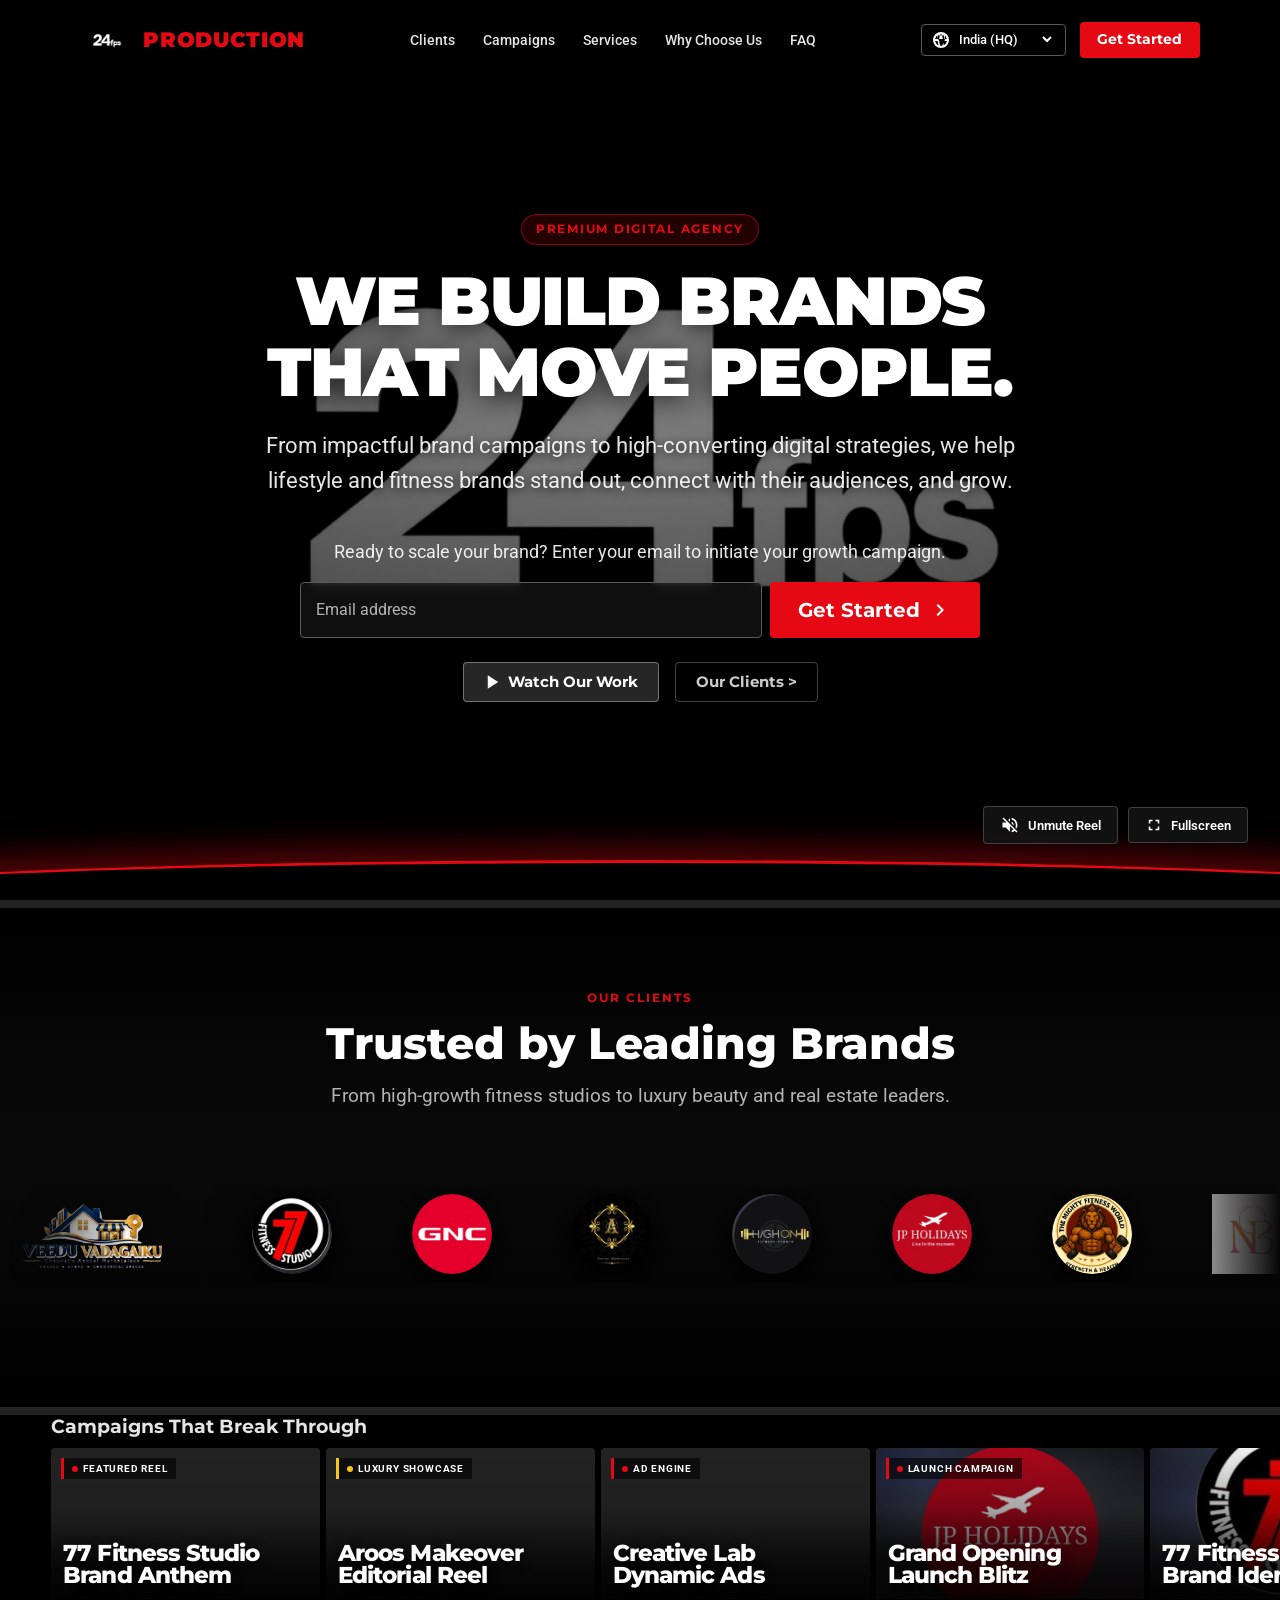
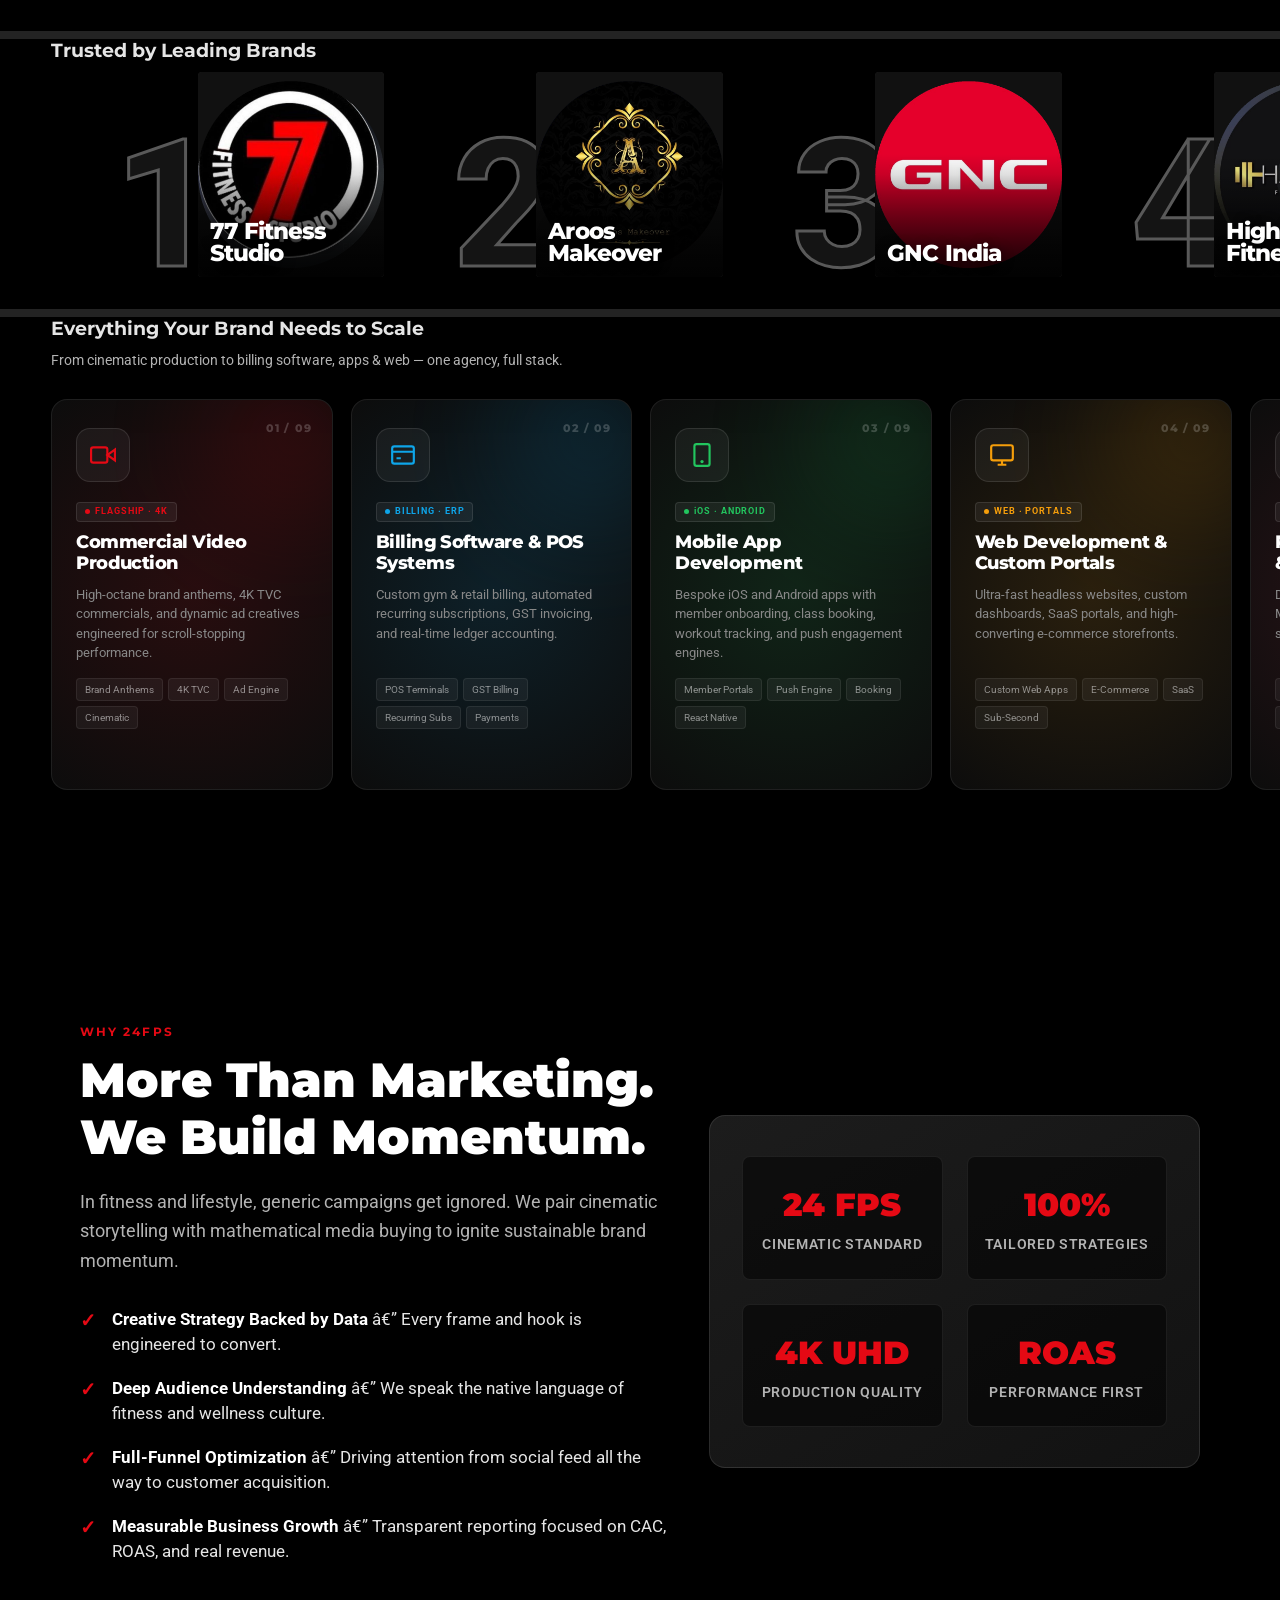
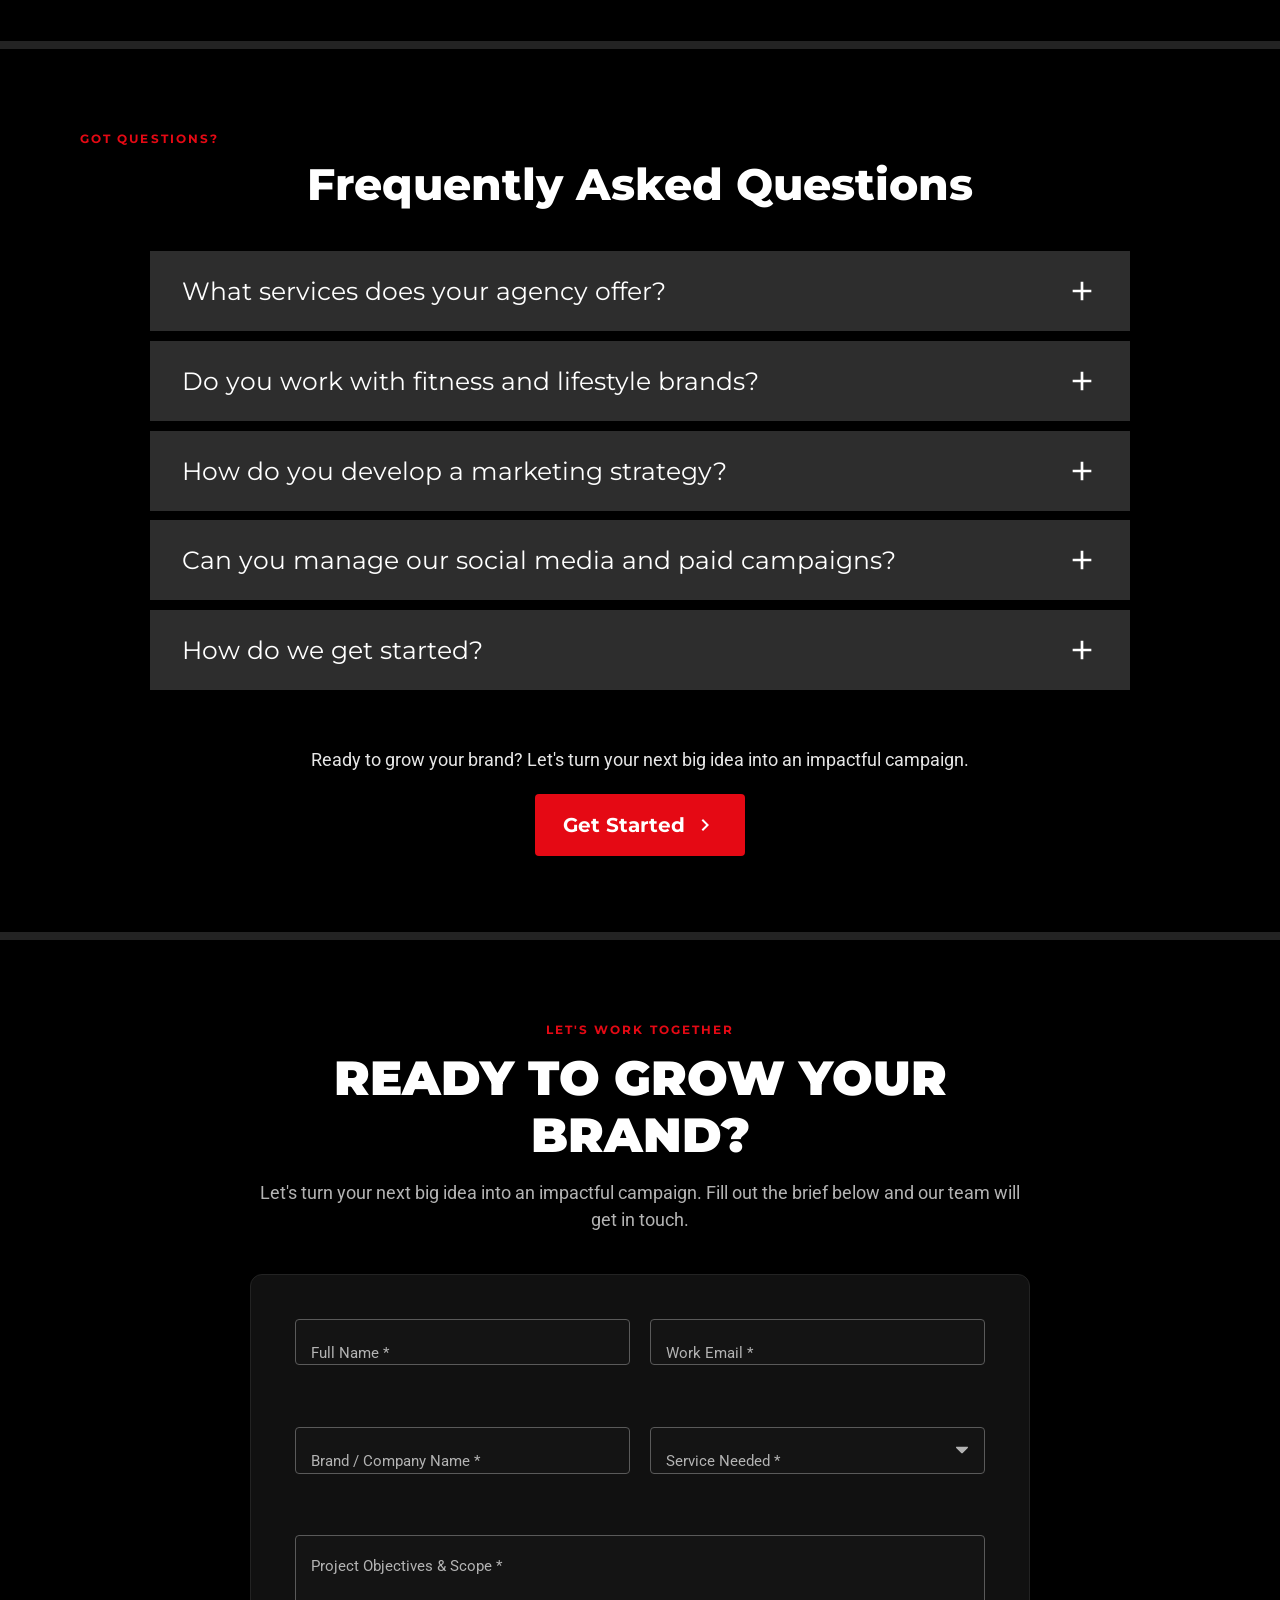
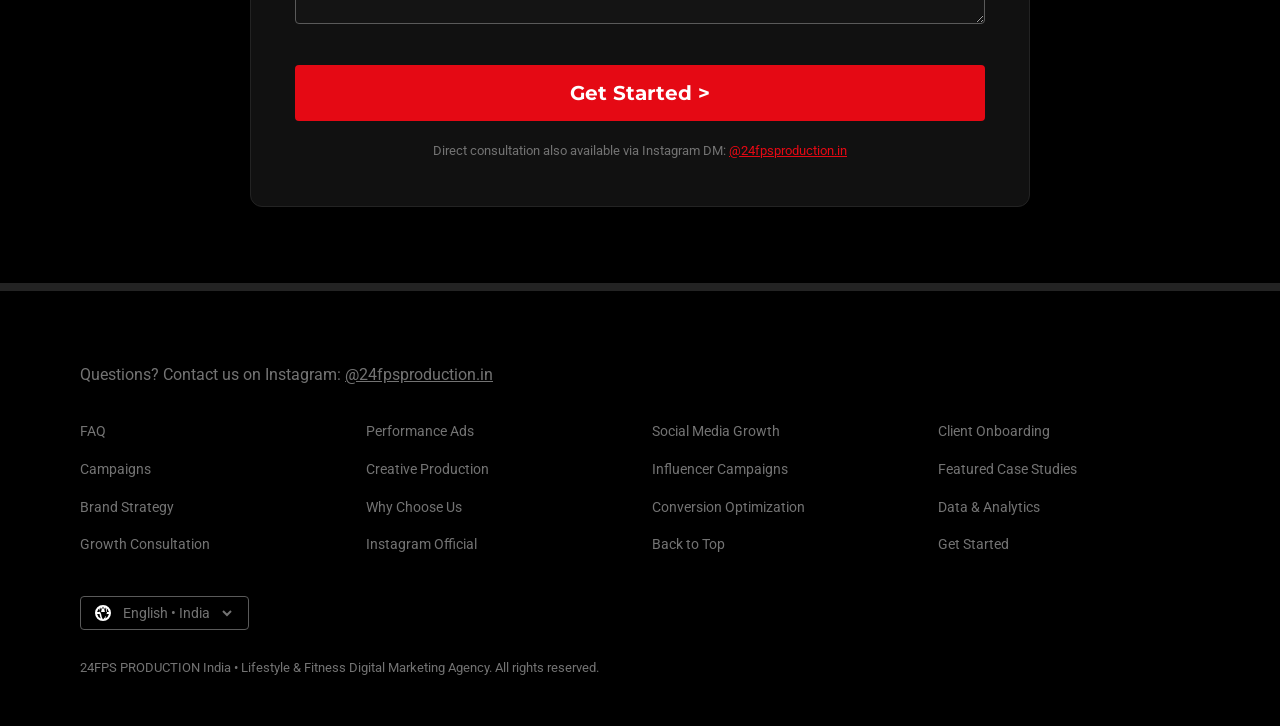
<file: index.html>
﻿<!DOCTYPE html>
<html lang="en">
<head>
  <meta charset="UTF-8">
  <meta name="viewport" content="width=device-width, initial-scale=1.0">
  <meta http-equiv="X-UA-Compatible" content="IE=edge">
  
  <title>24FPS PRODUCTION â€” Lifestyle &amp; Fitness Digital Marketing Agency</title>
  <meta name="description" content="24FPS PRODUCTION is a premium lifestyle &amp; fitness digital marketing agency. From impactful brand campaigns to high-converting digital strategies. We build brands that move people.">
  <meta name="keywords" content="24FPS PRODUCTION, digital marketing agency, fitness marketing, lifestyle marketing, performance ads, video production, brand strategy">
  <meta name="theme-color" content="#000000">

  <!-- Open Graph -->
  <meta property="og:type" content="website">
  <meta property="og:title" content="24FPS PRODUCTION | Lifestyle &amp; Fitness Agency">
  <meta property="og:description" content="From impactful brand campaigns to high-converting digital strategies. We build brands that move people.">
  <meta property="og:image" content="logo.png">

  <link rel="icon" type="image/png" href="logo-transparent.png">

  <!-- Google Fonts: Premium Typography -->
  <link rel="preconnect" href="https://fonts.googleapis.com">
  <link rel="preconnect" href="https://fonts.gstatic.com" crossorigin>
  <link href="https://fonts.googleapis.com/css2?family=Montserrat:wght@400;500;600;700;800;900&family=Roboto:wght@400;500;700&display=swap" rel="stylesheet">

  <link rel="stylesheet" href="style.css">
</head>
<body id="top">

  <!-- NETFLIX-STYLE HEADER -->
  <header class="nf-header" id="nfHeader">
    <div class="nf-header-container">
      <a href="#top" class="nf-logo" aria-label="24FPS PRODUCTION Home">
        <img src="logo-transparent.png" alt="24FPS PRODUCTION" class="nf-logo-img">
        <span class="nf-logo-text"> <span class="nf-logo-sub">PRODUCTION</span></span>
      </a>

      <nav class="nf-nav-desktop" aria-label="Main Navigation">
        <ul class="nf-nav-links">
          <li><a href="#clients" class="nf-nav-link">Clients</a></li>
          <li><a href="#portfolio" class="nf-nav-link">Campaigns</a></li>
          <li><a href="#services" class="nf-nav-link">Services</a></li>
          <li><a href="#why-us" class="nf-nav-link">Why Choose Us</a></li>
          <li><a href="#faq" class="nf-nav-link">FAQ</a></li>
        </ul>
      </nav>

      <div class="nf-header-actions">
        <div class="nf-lang-select-wrapper">
          <svg class="nf-globe-icon" viewBox="0 0 16 16" width="16" height="16" fill="currentColor">
            <path d="M8 0a8 8 0 1 0 0 16A8 8 0 0 0 8 0zm5.93 7h-2.5a13.3 13.3 0 0 0-1.2-4.5A6.5 6.5 0 0 1 13.93 7zM8 1.5a11.9 11.9 0 0 1 1.9 5.5H6.1A11.9 11.9 0 0 1 8 1.5zM2.07 7A6.5 6.5 0 0 1 5.77 2.5 13.3 13.3 0 0 0 4.57 7h-2.5zm0 2h2.5a13.3 13.3 0 0 0 1.2 4.5A6.5 6.5 0 0 1 2.07 9zm3.7 0H6.1a11.9 11.9 0 0 1-1.9-5.5h7.6A11.9 11.9 0 0 1 8 14.5a11.9 11.9 0 0 1-1.9-5.5zm4.5 4.5a13.3 13.3 0 0 0 1.2-4.5h2.5a6.5 6.5 0 0 1-3.7 4.5z"/>
          </svg>
          <select id="regionSelect" aria-label="Select Region">
            <option value="in" selected>India (HQ)</option>
            <option value="global">Global Brands</option>
          </select>
        </div>

        <a href="#contact" class="nf-btn nf-btn-primary nf-header-btn">Get Started</a>

        <button class="nf-mobile-toggle" id="mobileToggle" aria-label="Toggle navigation menu" aria-expanded="false">
          <span class="bar"></span>
          <span class="bar"></span>
          <span class="bar"></span>
        </button>
      </div>
    </div>

    <!-- Mobile Drawer Menu -->
    <div class="nf-mobile-menu" id="mobileMenu" aria-hidden="true">
      <ul class="nf-mobile-nav-list">
        <li><a href="#clients" class="nf-mobile-nav-link">Clients</a></li>
        <li><a href="#portfolio" class="nf-mobile-nav-link">Campaigns</a></li>
        <li><a href="#services" class="nf-mobile-nav-link">Services</a></li>
        <li><a href="#why-us" class="nf-mobile-nav-link">Why Choose Us</a></li>
        <li><a href="#faq" class="nf-mobile-nav-link">FAQ</a></li>
        <li><a href="#contact" class="nf-mobile-nav-link">Contact &amp; Brief</a></li>
      </ul>
      <div class="nf-mobile-footer">
        <a href="#contact" class="nf-btn nf-btn-primary nf-btn-full">Get Started &gt;</a>
      </div>
    </div>
  </header>

  <main>

    <!-- CINEMATIC HERO SECTION -->
    <section class="nf-hero-section" id="hero">
      <div class="nf-hero-media">
        <video class="nf-hero-video" id="heroVideo" autoplay loop muted playsinline poster="logo.png">
          <source src="reel1.mp4" type="video/mp4">
        </video>
        <div class="nf-hero-overlay"></div>
      </div>

      <!-- Hero Controls (Sound & Fullscreen) -->
      <div class="nf-hero-sound-control">
        <button class="nf-sound-btn" id="heroSoundToggle" aria-label="Toggle hero video sound">
          <svg class="nf-sound-icon nf-sound-muted" viewBox="0 0 24 24" width="20" height="20" fill="currentColor">
            <path d="M16.5 12c0-1.77-1.02-3.29-2.5-4.03v2.21l2.45 2.45c.03-.2.05-.41.05-.63zm2.5 0c0 .94-.2 1.82-.54 2.64l1.51 1.51C20.63 14.91 21 13.5 21 12c0-4.28-2.99-7.86-7-8.77v2.06c2.89.86 5 3.54 5 6.71zM4.27 3L3 4.27l4.73 4.73H3v6h4l5 5v-6.73l4.25 4.25c-.67.52-1.42.93-2.25 1.18v2.06c1.38-.31 2.63-.95 3.69-1.81L19.73 21 21 19.73l-9-9L4.27 3zM12 4L9.91 6.09 12 8.18V4z"/>
          </svg>
          <svg class="nf-sound-icon nf-sound-live" viewBox="0 0 24 24" width="20" height="20" fill="currentColor">
            <path d="M3 9v6h4l5 5V4L7 9H3zm13.5 3c0-1.77-1.02-3.29-2.5-4.03v8.05c1.48-.73 2.5-2.25 2.5-4.02zM14 3.23v2.06c2.89.86 5 3.54 5 6.71s-2.11 5.85-5 6.71v2.06c4.01-.91 7-4.49 7-8.77s-2.99-7.86-7-8.77z"/>
          </svg>
          <span class="nf-sound-label" id="heroSoundLabel">Unmute Reel</span>
        </button>
        <button class="nf-sound-btn" id="heroFullscreenToggle" aria-label="Toggle fullscreen video">
          <svg viewBox="0 0 24 24" width="18" height="18" fill="currentColor">
            <path d="M7 14H5v5h5v-2H7v-3zm-2-4h2V7h3V5H5v5zm12 7h-3v2h5v-5h-2v3zM14 5v2h3v3h2V5h-5z"/>
          </svg>
          <span class="nf-fullscreen-label">Fullscreen</span>
        </button>
      </div>

      <div class="nf-hero-content nf-container reveal-hero">
        <div class="nf-hero-badge">Premium Digital Agency</div>
        <h1 class="nf-hero-title">
          WE BUILD BRANDS<br>THAT MOVE PEOPLE.
        </h1>
        <p class="nf-hero-subtitle">
          From impactful brand campaigns to high-converting digital strategies, we help lifestyle and fitness brands stand out, connect with their audiences, and grow.
        </p>

        <div class="nf-hero-cta-box">
          <p class="nf-hero-cta-prompt">
            Ready to scale your brand? Enter your email to initiate your growth campaign.
          </p>
          <form class="nf-email-form" id="heroEmailForm" action="#contact" method="GET">
            <div class="nf-input-group">
              <input type="email" id="heroEmailInput" name="email" class="nf-input" placeholder="Email address" required autocomplete="email">
              <label for="heroEmailInput" class="nf-floating-label">Email address</label>
            </div>
            <button type="submit" class="nf-btn nf-btn-primary nf-btn-xl">
              <span>Get Started</span>
              <svg class="nf-chevron-icon" viewBox="0 0 24 24" width="24" height="24" fill="currentColor">
                <path d="M8.59 16.59L13.17 12 8.59 7.41 10 6l6 6-6 6-1.41-1.41z"/>
              </svg>
            </button>
          </form>

          <div class="nf-hero-secondary-cta">
            <a href="#portfolio" class="nf-btn nf-btn-secondary">
              <svg viewBox="0 0 24 24" width="18" height="18" fill="currentColor" style="margin-right:6px"><polygon points="5,3 19,12 5,21"></polygon></svg>
              Watch Our Work
            </a>
            <a href="#clients" class="nf-btn nf-btn-ghost">Our Clients &gt;</a>
          </div>
        </div>
      </div>

      <div class="nf-hero-curve-arc"></div>
    </section>

    <div class="nf-divider"></div>

    <!-- CLIENT LOGOS SECTION: INFINITE MARQUEE -->
    <section class="nf-section nf-logos-section" id="clients">
      <div class="nf-container">
        <div class="nf-section-header text-center reveal-up">
          <div class="nf-section-eyebrow">Our Clients</div>
          <h2 class="nf-section-title">Trusted by Leading Brands</h2>
          <p class="nf-section-subtitle" style="margin:0 auto;">
            From high-growth fitness studios to luxury beauty and real estate leaders.
          </p>
        </div>
      </div>

      <div class="nf-client-marquee-wrapper reveal-up" data-delay="0.1">
        <div class="nf-marquee-row">
          <div class="nf-marquee-track nf-marquee-track-left">
            <!-- First Half -->
            <div class="nf-client-badge">
              <img src="new client.png" alt="Veedu Vadagaiku" class="nf-client-badge-img">
            </div>
            <div class="nf-client-badge">
              <img src="client-77-fitness.png" alt="77 Fitness Studio" class="nf-client-badge-img is-circle">
            </div>
            <div class="nf-client-badge">
              <img src="client-gnc.png" alt="GNC India" class="nf-client-badge-img is-circle">
            </div>
            <div class="nf-client-badge">
              <img src="client-aroos.png" alt="Aroos Makeover" class="nf-client-badge-img is-circle">
            </div>
            <div class="nf-client-badge">
              <img src="client-high-on-fitness.png" alt="High On Fitness" class="nf-client-badge-img is-circle">
            </div>
            <div class="nf-client-badge">
              <img src="client-jp-holidays.png" alt="JP Holidays" class="nf-client-badge-img is-circle">
            </div>
            <div class="nf-client-badge">
              <img src="client-mighty-fitness.png" alt="The Mighty Fitness World" class="nf-client-badge-img is-circle">
            </div>
            <div class="nf-client-badge">
              <img src="client-nb.png" alt="NB" class="nf-client-badge-img">
            </div>

            <div class="nf-client-badge">
              <img src="new client.png" alt="Veedu Vadagaiku" class="nf-client-badge-img">
            </div>
            <div class="nf-client-badge">
              <img src="client-77-fitness.png" alt="77 Fitness Studio" class="nf-client-badge-img is-circle">
            </div>
            <div class="nf-client-badge">
              <img src="client-gnc.png" alt="GNC India" class="nf-client-badge-img is-circle">
            </div>
            <div class="nf-client-badge">
              <img src="client-aroos.png" alt="Aroos Makeover" class="nf-client-badge-img is-circle">
            </div>
            <div class="nf-client-badge">
              <img src="client-high-on-fitness.png" alt="High On Fitness" class="nf-client-badge-img is-circle">
            </div>
            <div class="nf-client-badge">
              <img src="client-jp-holidays.png" alt="JP Holidays" class="nf-client-badge-img is-circle">
            </div>
            <div class="nf-client-badge">
              <img src="client-mighty-fitness.png" alt="The Mighty Fitness World" class="nf-client-badge-img is-circle">
            </div>
            <div class="nf-client-badge">
              <img src="client-nb.png" alt="NB" class="nf-client-badge-img">
            </div>

            <!-- Second Half (Duplicate for seamless infinite 50% loop) -->
            <div class="nf-client-badge" aria-hidden="true">
              <img src="new client.png" alt="Veedu Vadagaiku" class="nf-client-badge-img">
            </div>
            <div class="nf-client-badge" aria-hidden="true">
              <img src="client-77-fitness.png" alt="77 Fitness Studio" class="nf-client-badge-img is-circle">
            </div>
            <div class="nf-client-badge" aria-hidden="true">
              <img src="client-gnc.png" alt="GNC India" class="nf-client-badge-img is-circle">
            </div>
            <div class="nf-client-badge" aria-hidden="true">
              <img src="client-aroos.png" alt="Aroos Makeover" class="nf-client-badge-img is-circle">
            </div>
            <div class="nf-client-badge" aria-hidden="true">
              <img src="client-high-on-fitness.png" alt="High On Fitness" class="nf-client-badge-img is-circle">
            </div>
            <div class="nf-client-badge" aria-hidden="true">
              <img src="client-jp-holidays.png" alt="JP Holidays" class="nf-client-badge-img is-circle">
            </div>
            <div class="nf-client-badge" aria-hidden="true">
              <img src="client-mighty-fitness.png" alt="The Mighty Fitness World" class="nf-client-badge-img is-circle">
            </div>
            <div class="nf-client-badge" aria-hidden="true">
              <img src="client-nb.png" alt="NB" class="nf-client-badge-img">
            </div>

            <div class="nf-client-badge" aria-hidden="true">
              <img src="new client.png" alt="Veedu Vadagaiku" class="nf-client-badge-img">
            </div>
            <div class="nf-client-badge" aria-hidden="true">
              <img src="client-77-fitness.png" alt="77 Fitness Studio" class="nf-client-badge-img is-circle">
            </div>
            <div class="nf-client-badge" aria-hidden="true">
              <img src="client-gnc.png" alt="GNC India" class="nf-client-badge-img is-circle">
            </div>
            <div class="nf-client-badge" aria-hidden="true">
              <img src="client-aroos.png" alt="Aroos Makeover" class="nf-client-badge-img is-circle">
            </div>
            <div class="nf-client-badge" aria-hidden="true">
              <img src="client-high-on-fitness.png" alt="High On Fitness" class="nf-client-badge-img is-circle">
            </div>
            <div class="nf-client-badge" aria-hidden="true">
              <img src="client-jp-holidays.png" alt="JP Holidays" class="nf-client-badge-img is-circle">
            </div>
            <div class="nf-client-badge" aria-hidden="true">
              <img src="client-mighty-fitness.png" alt="The Mighty Fitness World" class="nf-client-badge-img is-circle">
            </div>
            <div class="nf-client-badge" aria-hidden="true">
              <img src="client-nb.png" alt="NB" class="nf-client-badge-img">
            </div>
          </div>
        </div>
      </div>
    </section>

    <div class="nf-divider"></div>

    <!-- ============================================================
         NETFLIX-STYLE ROWS: Campaigns Â· Clients Â· Services
         ============================================================ -->

    <style>
      /* â”€â”€ Netflix Row Base â”€â”€ */
      .nf-row-section { margin: 0 0 2.5vw; }
      .nf-row-section h2 {
        font-size: clamp(17px, 1.5vw, 22px);
        font-weight: 700;
        padding: 0 4%;
        margin-bottom: 10px;
        color: #e5e5e5;
        font-family: 'Montserrat', sans-serif;
      }
      .nf-row-wrap { position: relative; }
      .nf-row-track {
        display: flex;
        gap: 6px;
        overflow-x: auto;
        scroll-snap-type: x mandatory;
        scrollbar-width: none;
        padding: 40px 4%;
        margin: -40px 0;
        scroll-padding: 0 4%;
      }
      .nf-row-track::-webkit-scrollbar { display: none; }

      /* Arrow buttons */
      .nf-row-arr {
        position: absolute;
        top: 0; bottom: 0;
        width: 4%;
        z-index: 5;
        background: rgba(0,0,0,.65);
        font-size: 36px;
        color: #fff;
        border: none;
        cursor: pointer;
        opacity: 0;
        transition: opacity .2s;
        display: flex; align-items: center; justify-content: center;
      }
      .nf-row-wrap:hover .nf-row-arr { opacity: 1; }
      .nf-row-arr.l { left: 0; }
      .nf-row-arr.r { right: 0; }

      /* â”€â”€ Generic Card â”€â”€ */
      .nf-rc {
        position: relative;
        flex: 0 0 clamp(200px, 21vw, 320px);
        aspect-ratio: 16/9;
        border-radius: 4px;
        scroll-snap-align: start;
        cursor: pointer;
        transition: transform .3s .15s, box-shadow .3s .15s;
        overflow: hidden;
        background: #222;
      }
      .nf-rc:hover, .nf-rc:focus-visible {
        transform: scale(1.32);
        z-index: 6;
        box-shadow: 0 14px 50px #000c;
        border-radius: 6px;
      }
      .nf-rc:first-child:hover { transform-origin: left center; }
      .nf-rc:last-child:hover  { transform-origin: right center; }

      /* Art overlay (gradient background) */
      .nf-rc-art {
        position: absolute; inset: 0;
        display: flex; align-items: flex-end;
        padding: 12px;
        font-weight: 800;
        letter-spacing: -.04em;
        line-height: .95;
        font-size: clamp(16px, 1.8vw, 26px);
        text-shadow: 0 2px 12px #0009;
        font-family: 'Montserrat', sans-serif;
      }
      .nf-rc-art::before {
        content: '';
        position: absolute; inset: 0;
        background: linear-gradient(0deg, rgba(0,0,0,.75), transparent 60%);
      }
      .nf-rc-art span { position: relative; }

      /* Media fills (video/img) */
      .nf-rc video,
      .nf-rc img.nf-rc-cover {
        position: absolute; inset: 0;
        width: 100%; height: 100%;
        object-fit: cover;
      }

      /* Meta panel slides up on hover */
      .nf-rc-meta {
        position: absolute;
        left: 0; right: 0; bottom: 0;
        padding: 10px 12px;
        background: #181818;
        font-size: 11px;
        transform: translateY(100%);
        transition: transform .25s .15s;
        font-family: 'Roboto', sans-serif;
      }
      .nf-rc:hover .nf-rc-meta,
      .nf-rc:focus-visible .nf-rc-meta { transform: none; }
      .nf-rc-meta-row { display: flex; gap: 8px; align-items: center; margin-bottom: 5px; }
      .nf-rc-dot {
        width: 24px; height: 24px; border-radius: 50%;
        border: 1.5px solid #888;
        display: grid; place-items: center; font-size: 10px;
      }
      .nf-rc-dot.fill { background: #fff; color: #000; border-color: #fff; }
      .nf-rc-meta em { font-style: normal; color: #46d369; font-weight: 700; }
      .nf-rc-meta p { color: #b3b3b3; }

      /* Badge (top-left) */
      .nf-rc-badge {
        position: absolute;
        top: 10px; left: 10px;
        background: rgba(0,0,0,.6);
        border-left: 3px solid #e50914;
        padding: 3px 8px;
        font-size: 10px; font-weight: 700;
        letter-spacing: .08em;
        display: flex; align-items: center; gap: 5px;
      }
      .nf-rc-badge-dot {
        width: 6px; height: 6px; border-radius: 50%;
        background: #e50914;
        animation: pulse 1.5s infinite;
      }
      .nf-rc-badge.gold { border-color: #f5c518; }
      .nf-rc-badge.gold .nf-rc-badge-dot { background: #f5c518; }

      /* Video play/mic controls */
      .nf-rc-controls {
        position: absolute;
        bottom: 10px; right: 10px;
        display: flex; gap: 6px;
        opacity: 0;
        transition: opacity .2s .1s;
      }
      .nf-rc:hover .nf-rc-controls { opacity: 1; }
      .nf-rc-ctrl {
        width: 32px; height: 32px; border-radius: 50%;
        background: rgba(0,0,0,.7);
        border: 1.5px solid rgba(255,255,255,.4);
        color: #fff;
        display: grid; place-items: center;
        cursor: pointer;
        transition: background .15s;
      }
      .nf-rc-ctrl:hover { background: rgba(255,255,255,.2); }

      /* Client card variant â€” slightly taller, centered logo */
      .nf-rc.client-card { aspect-ratio: 16/10; }
      .nf-rc.client-card img.nf-rc-logo {
        position: absolute; inset: 0;
        margin: auto;
        max-width: 70%; max-height: 65%;
        object-fit: contain;
        filter: brightness(1.1);
      }

      /* Top-10 number style card */
      .nf-rc.top-card {
        flex-basis: clamp(250px, 26vw, 370px);
        background: none;
        overflow: visible;
        aspect-ratio: auto;
        height: clamp(150px, 16vw, 210px);
        display: flex;
      }
      .nf-rc.top-card:hover { transform: scale(1.12); }
      .nf-rc-num {
        flex: 0 0 44%;
        font-size: clamp(110px, 14vw, 190px);
        font-weight: 800;
        letter-spacing: -.12em;
        line-height: .8;
        color: #141414;
        -webkit-text-stroke: 3px #595959;
        display: flex; align-items: flex-end;
        justify-content: flex-end;
        padding-right: 2px;
      }
      .nf-rc-top-pst {
        flex: 1;
        border-radius: 4px;
        position: relative;
        overflow: hidden;
        background: #222;
      }

      /* Service cards: gradient art, no media */
      .nf-rc.svc-card {
        aspect-ratio: 16/11;
        flex-basis: clamp(220px, 22vw, 340px);
      }

      @media (max-width: 720px) {
        .nf-row-arr { display: none; }
        .nf-rc:hover { transform: none; }
        .nf-rc-meta { display: none; }
        .nf-rc-controls { opacity: 1; }
      }

      /* Section wrapper spacing */
      .nf-netflix-rows { padding-bottom: 40px; }
    </style>

    <!-- â”€â”€ SECTION: Campaigns â”€â”€ -->
    <div class="nf-netflix-rows" id="portfolio">
      <section class="nf-row-section">
        <h2>Campaigns That Break Through</h2>
        <div class="nf-row-wrap" id="rwCampaigns">
          <button class="nf-row-arr l" aria-label="Scroll left">&#8249;</button>
          <div class="nf-row-track" id="trackCampaigns">

            <!-- 1: 77 Fitness â€” Brand Anthem (video) -->
            <div class="nf-rc" tabindex="0">
              <video class="nf-rc-cover" autoplay loop muted playsinline data-rc-video>
                <source src="reel1.mp4" type="video/mp4">
              </video>
              <div class="nf-rc-art" style="background:linear-gradient(0deg,rgba(0,0,0,.75) 0%,rgba(0,0,0,.1) 50%,rgba(0,0,0,.0) 100%)">
                <span>77 Fitness Studio<br>Brand Anthem</span>
              </div>
              <div class="nf-rc-badge"><span class="nf-rc-badge-dot"></span> FEATURED REEL</div>
              <div class="nf-rc-controls">
                <button class="nf-rc-ctrl" data-rv-play title="Play"><svg viewBox="0 0 24 24" width="14" height="14" fill="currentColor"><polygon points="5,3 19,12 5,21"/></svg></button>
                <button class="nf-rc-ctrl" data-rv-mute title="Sound"><svg viewBox="0 0 24 24" width="14" height="14" fill="currentColor"><path d="M3 9v6h4l5 5V4L7 9H3zm13.5 3A4.5 4.5 0 0 0 14 7.97v8.05c1.48-.73 2.5-2.25 2.5-4.02z"/></svg></button>
              </div>
              <div class="nf-rc-meta">
                <div class="nf-rc-meta-row">
                  <span class="nf-rc-dot fill">â–¶</span><span class="nf-rc-dot">+</span><span class="nf-rc-dot">â™¥</span>
                </div>
                <div class="nf-rc-meta-row"><em>Featured Reel</em><span>&nbsp;Â· Fitness &amp; Gyms</span></div>
                <p>77 Fitness Studio</p>
              </div>
            </div>

            <!-- 2: Aroos Makeover â€” Editorial Reel (video) -->
            <div class="nf-rc" tabindex="0">
              <video class="nf-rc-cover" autoplay loop muted playsinline data-rc-video>
                <source src="reel3.mp4" type="video/mp4">
              </video>
              <div class="nf-rc-art" style="background:linear-gradient(0deg,rgba(0,0,0,.75) 0%,rgba(0,0,0,.1) 50%,rgba(0,0,0,.0) 100%)">
                <span>Aroos Makeover<br>Editorial Reel</span>
              </div>
              <div class="nf-rc-badge gold"><span class="nf-rc-badge-dot"></span> LUXURY SHOWCASE</div>
              <div class="nf-rc-controls">
                <button class="nf-rc-ctrl" data-rv-play title="Play"><svg viewBox="0 0 24 24" width="14" height="14" fill="currentColor"><polygon points="5,3 19,12 5,21"/></svg></button>
                <button class="nf-rc-ctrl" data-rv-mute title="Sound"><svg viewBox="0 0 24 24" width="14" height="14" fill="currentColor"><path d="M3 9v6h4l5 5V4L7 9H3zm13.5 3A4.5 4.5 0 0 0 14 7.97v8.05c1.48-.73 2.5-2.25 2.5-4.02z"/></svg></button>
              </div>
              <div class="nf-rc-meta">
                <div class="nf-rc-meta-row"><span class="nf-rc-dot fill">â–¶</span><span class="nf-rc-dot">+</span><span class="nf-rc-dot">â™¥</span></div>
                <div class="nf-rc-meta-row"><em>Luxury Showcase</em><span>&nbsp;Â· Beauty &amp; Bridal</span></div>
                <p>Aroos Makeover</p>
              </div>
            </div>

            <!-- 3: Creative Lab â€” Dynamic Ads (video) -->
            <div class="nf-rc" tabindex="0">
              <video class="nf-rc-cover" autoplay loop muted playsinline data-rc-video>
                <source src="reel4.mp4" type="video/mp4">
              </video>
              <div class="nf-rc-art" style="background:linear-gradient(0deg,rgba(0,0,0,.75) 0%,rgba(0,0,0,.1) 50%,rgba(0,0,0,.0) 100%)">
                <span>Creative Lab<br>Dynamic Ads</span>
              </div>
              <div class="nf-rc-badge"><span class="nf-rc-badge-dot"></span> AD ENGINE</div>
              <div class="nf-rc-controls">
                <button class="nf-rc-ctrl" data-rv-play title="Play"><svg viewBox="0 0 24 24" width="14" height="14" fill="currentColor"><polygon points="5,3 19,12 5,21"/></svg></button>
                <button class="nf-rc-ctrl" data-rv-mute title="Sound"><svg viewBox="0 0 24 24" width="14" height="14" fill="currentColor"><path d="M3 9v6h4l5 5V4L7 9H3zm13.5 3A4.5 4.5 0 0 0 14 7.97v8.05c1.48-.73 2.5-2.25 2.5-4.02z"/></svg></button>
              </div>
              <div class="nf-rc-meta">
                <div class="nf-rc-meta-row"><span class="nf-rc-dot fill">â–¶</span><span class="nf-rc-dot">+</span><span class="nf-rc-dot">â™¥</span></div>
                <div class="nf-rc-meta-row"><em>Ad Engine</em><span>&nbsp;Â· Activewear</span></div>
                <p>High On Fitness</p>
              </div>
            </div>

            <!-- 4: Grand Opening Launch (image) -->
            <div class="nf-rc" tabindex="0">
              <img class="nf-rc-cover" src="WhatsApp Image 2026-10-20 at 11.51.31 PM.jpeg" alt="77 Fitness Vadapalani Launch" loading="lazy">
              <div class="nf-rc-art" style="background:linear-gradient(0deg,rgba(0,0,0,.7),rgba(0,0,0,.1))">
                <span>Grand Opening<br>Launch Blitz</span>
              </div>
              <div class="nf-rc-badge"><span class="nf-rc-badge-dot"></span> LAUNCH CAMPAIGN</div>
              <div class="nf-rc-meta">
                <div class="nf-rc-meta-row"><span class="nf-rc-dot fill">â–¶</span><span class="nf-rc-dot">+</span><span class="nf-rc-dot">â™¥</span></div>
                <div class="nf-rc-meta-row"><em>Launch Campaign</em><span>&nbsp;Â· Fitness &amp; Gyms</span></div>
                <p>77 Fitness Vadapalani</p>
              </div>
            </div>

            <!-- 5: 77 Fitness Brand Shot -->
            <div class="nf-rc" tabindex="0">
              <img class="nf-rc-cover" src="WhatsApp Image 2026-10-20 at 11.51.33 PM.jpeg" alt="77 Fitness Brand Identity" loading="lazy">
              <div class="nf-rc-art" style="background:linear-gradient(0deg,rgba(0,0,0,.7),rgba(0,0,0,.05))">
                <span>77 Fitness<br>Brand Identity</span>
              </div>
              <div class="nf-rc-meta">
                <div class="nf-rc-meta-row"><span class="nf-rc-dot fill">â–¶</span><span class="nf-rc-dot">+</span><span class="nf-rc-dot">â™¥</span></div>
                <div class="nf-rc-meta-row"><em>Brand Shoot</em><span>&nbsp;Â· Fitness</span></div>
                <p>77 Fitness Studio</p>
              </div>
            </div>

            <!-- 6: Aroos Bridal -->
            <div class="nf-rc" tabindex="0">
              <img class="nf-rc-cover" src="WhatsApp Image 2026-10-20 at 11.51.32 PM.jpeg" alt="Aroos Makeover" loading="lazy">
              <div class="nf-rc-art" style="background:linear-gradient(0deg,rgba(0,0,0,.7),rgba(0,0,0,.05))">
                <span>Aroos Makeover<br>Bridal Identity</span>
              </div>
              <div class="nf-rc-meta">
                <div class="nf-rc-meta-row"><span class="nf-rc-dot fill">â–¶</span><span class="nf-rc-dot">+</span><span class="nf-rc-dot">â™¥</span></div>
                <div class="nf-rc-meta-row"><em>Editorial Shoot</em><span>&nbsp;Â· Beauty &amp; Bridal</span></div>
                <p>Aroos Makeover</p>
              </div>
            </div>

            <!-- 7: GNC India -->
            <div class="nf-rc" tabindex="0">
              <img class="nf-rc-cover" src="WhatsApp Image 2026-10-20 at 11.51.33 PM (1).jpeg" alt="GNC India" loading="lazy">
              <div class="nf-rc-art" style="background:linear-gradient(0deg,rgba(0,0,0,.7),rgba(0,0,0,.05))">
                <span>GNC India<br>Nutrition Brand</span>
              </div>
              <div class="nf-rc-meta">
                <div class="nf-rc-meta-row"><span class="nf-rc-dot fill">â–¶</span><span class="nf-rc-dot">+</span><span class="nf-rc-dot">â™¥</span></div>
                <div class="nf-rc-meta-row"><em>Product Shoot</em><span>&nbsp;Â· Sports Nutrition</span></div>
                <p>GNC India</p>
              </div>
            </div>

            <!-- 8: High On Fitness -->
            <div class="nf-rc" tabindex="0">
              <img class="nf-rc-cover" src="WhatsApp Image 2026-10-20 at 11.51.32 PM (1).jpeg" alt="High On Fitness" loading="lazy">
              <div class="nf-rc-art" style="background:linear-gradient(0deg,rgba(0,0,0,.7),rgba(0,0,0,.05))">
                <span>High On Fitness<br>Social Identity</span>
              </div>
              <div class="nf-rc-meta">
                <div class="nf-rc-meta-row"><span class="nf-rc-dot fill">â–¶</span><span class="nf-rc-dot">+</span><span class="nf-rc-dot">â™¥</span></div>
                <div class="nf-rc-meta-row"><em>Social Campaign</em><span>&nbsp;Â· Activewear</span></div>
                <p>High On Fitness</p>
              </div>
            </div>

          </div>
          <button class="nf-row-arr r" aria-label="Scroll right">&#8250;</button>
        </div>
      </section>

      <div class="nf-divider"></div>

      <!-- â”€â”€ SECTION: Clients â”€â”€ -->
      <section class="nf-row-section" id="clients">
        <h2>Trusted by Leading Brands</h2>
        <div class="nf-row-wrap" id="rwClients">
          <button class="nf-row-arr l" aria-label="Scroll left">&#8249;</button>
          <div class="nf-row-track" id="trackClients">

            <div class="nf-rc top-card" tabindex="0">
              <span class="nf-rc-num">1</span>
              <div class="nf-rc-top-pst">
                <img class="nf-rc-cover" src="client-77-fitness.png" alt="77 Fitness Studio" loading="lazy" style="object-fit:contain;background:#111">
                <div class="nf-rc-art" style="background:linear-gradient(0deg,rgba(0,0,0,.6),transparent 50%)"><span>77 Fitness Studio</span></div>
              </div>
            </div>

            <div class="nf-rc top-card" tabindex="0">
              <span class="nf-rc-num">2</span>
              <div class="nf-rc-top-pst">
                <img class="nf-rc-cover" src="client-aroos.png" alt="Aroos Makeover" loading="lazy" style="object-fit:contain;background:#111">
                <div class="nf-rc-art" style="background:linear-gradient(0deg,rgba(0,0,0,.6),transparent 50%)"><span>Aroos Makeover</span></div>
              </div>
            </div>

            <div class="nf-rc top-card" tabindex="0">
              <span class="nf-rc-num">3</span>
              <div class="nf-rc-top-pst">
                <img class="nf-rc-cover" src="client-gnc.png" alt="GNC India" loading="lazy" style="object-fit:contain;background:#111">
                <div class="nf-rc-art" style="background:linear-gradient(0deg,rgba(0,0,0,.6),transparent 50%)"><span>GNC India</span></div>
              </div>
            </div>

            <div class="nf-rc top-card" tabindex="0">
              <span class="nf-rc-num">4</span>
              <div class="nf-rc-top-pst">
                <img class="nf-rc-cover" src="client-high-on-fitness.png" alt="High On Fitness" loading="lazy" style="object-fit:contain;background:#111">
                <div class="nf-rc-art" style="background:linear-gradient(0deg,rgba(0,0,0,.6),transparent 50%)"><span>High On Fitness</span></div>
              </div>
            </div>

            <div class="nf-rc top-card" tabindex="0">
              <span class="nf-rc-num">5</span>
              <div class="nf-rc-top-pst">
                <img class="nf-rc-cover" src="client-jp-holidays.png" alt="JP Holidays" loading="lazy" style="object-fit:contain;background:#111">
                <div class="nf-rc-art" style="background:linear-gradient(0deg,rgba(0,0,0,.6),transparent 50%)"><span>JP Holidays</span></div>
              </div>
            </div>

            <div class="nf-rc top-card" tabindex="0">
              <span class="nf-rc-num">6</span>
              <div class="nf-rc-top-pst">
                <img class="nf-rc-cover" src="client-mighty-fitness.png" alt="Mighty Fitness World" loading="lazy" style="object-fit:contain;background:#111">
                <div class="nf-rc-art" style="background:linear-gradient(0deg,rgba(0,0,0,.6),transparent 50%)"><span>Mighty Fitness World</span></div>
              </div>
            </div>

            <div class="nf-rc top-card" tabindex="0">
              <span class="nf-rc-num">7</span>
              <div class="nf-rc-top-pst">
                <img class="nf-rc-cover" src="new client.png" alt="Veedu Vadagaiku" loading="lazy" style="object-fit:contain;background:#111">
                <div class="nf-rc-art" style="background:linear-gradient(0deg,rgba(0,0,0,.6),transparent 50%)"><span>Veedu Vadagaiku</span></div>
              </div>
            </div>

            <div class="nf-rc top-card" tabindex="0">
              <span class="nf-rc-num">8</span>
              <div class="nf-rc-top-pst">
                <img class="nf-rc-cover" src="client-nb.png" alt="NB" loading="lazy" style="object-fit:contain;background:#111">
                <div class="nf-rc-art" style="background:linear-gradient(0deg,rgba(0,0,0,.6),transparent 50%)"><span>NB</span></div>
              </div>
            </div>

          </div>
          <button class="nf-row-arr r" aria-label="Scroll right">&#8250;</button>
        </div>
      </section>

      <div class="nf-divider"></div>

      <!-- â”€â”€ SECTION: Services â”€â”€ -->
      <!-- ── SECTION: Services — Creative Showcase ── -->
      <section class="nf-row-section svc-showcase-section" id="services">
        <h2>Everything Your Brand Needs to Scale</h2>
        <p class="svc-row-sub">From cinematic production to billing software, apps &amp; web — one agency, full stack.</p>

        <style>
          .svc-showcase-section { padding-bottom: 60px; }
          .svc-row-sub { padding: 0 4%; margin-bottom: 28px; color: #b3b3b3; font-size: 14px; font-family: 'Roboto', sans-serif; }

          /* Scroll track with card overflow peek */
          .svc-track {
            display: flex; gap: 18px;
            overflow-x: auto; scroll-snap-type: x mandatory;
            scrollbar-width: none; padding: 30px 4% 50px; margin: -30px 0;
            scroll-padding: 0 4%;
          }
          .svc-track::-webkit-scrollbar { display: none; }

          /* ── Creative Service Card ── */
          .svc-card-new {
            flex: 0 0 clamp(240px, 22vw, 310px);
            min-height: 340px;
            scroll-snap-align: start;
            border-radius: 16px;
            background: #0e0e0e;
            border: 1px solid rgba(255,255,255,.07);
            position: relative; overflow: hidden;
            cursor: pointer;
            transition: transform .4s cubic-bezier(.23,1,.32,1), box-shadow .4s, border-color .4s;
            display: flex; flex-direction: column;
            transform-style: preserve-3d;
          }
          .svc-card-new::before {
            content: '';
            position: absolute; inset: 0;
            background: var(--svc-grad);
            opacity: .12;
            transition: opacity .4s;
            border-radius: 16px;
          }
          .svc-card-new::after {
            content: '';
            position: absolute; inset: -1px;
            border-radius: 17px;
            background: linear-gradient(135deg, var(--svc-accent), transparent 50%, transparent 50%, var(--svc-accent2));
            opacity: 0;
            transition: opacity .4s;
            z-index: 0;
            pointer-events: none;
          }
          .svc-card-new:hover {
            transform: translateY(-10px) scale(1.03);
            box-shadow: 0 30px 60px rgba(0,0,0,.6), 0 0 0 1px var(--svc-accent);
            border-color: transparent;
          }
          .svc-card-new:hover::before { opacity: .22; }
          .svc-card-new:hover::after { opacity: .6; }

          /* Glow ring */
          .svc-glow {
            position: absolute; top: -40px; right: -40px;
            width: 160px; height: 160px; border-radius: 50%;
            background: var(--svc-accent);
            filter: blur(60px); opacity: .18;
            transition: opacity .4s, transform .4s;
            pointer-events: none;
          }
          .svc-card-new:hover .svc-glow { opacity: .35; transform: scale(1.3); }

          /* Card body */
          .svc-card-inner { position: relative; z-index: 2; padding: 28px 24px 24px; display: flex; flex-direction: column; height: 100%; }

          /* Icon box */
          .svc-icon-box {
            width: 54px; height: 54px; border-radius: 14px;
            background: rgba(255,255,255,.05);
            border: 1px solid rgba(255,255,255,.1);
            display: grid; place-items: center;
            margin-bottom: 20px;
            color: var(--svc-accent);
            position: relative; overflow: hidden;
            transition: transform .4s, background .4s;
            animation: float-icon 3s ease-in-out infinite;
          }
          .svc-card-new:hover .svc-icon-box {
            background: rgba(255,255,255,.1);
            transform: scale(1.1) rotate(-4deg);
            animation-play-state: paused;
          }
          .svc-icon-box svg { position: relative; z-index: 1; }

          @keyframes float-icon {
            0%, 100% { transform: translateY(0); }
            50% { transform: translateY(-6px); }
          }

          /* Number badge */
          .svc-num {
            position: absolute; top: 20px; right: 20px;
            font-size: 11px; font-weight: 800; letter-spacing: .1em;
            color: rgba(255,255,255,.2);
            font-family: 'Montserrat', sans-serif;
          }

          /* Badge chip */
          .svc-chip {
            display: inline-flex; align-items: center; gap: 5px;
            background: rgba(255,255,255,.06); border: 1px solid rgba(255,255,255,.1);
            border-radius: 4px; padding: 2px 8px;
            font-size: 9px; font-weight: 700; letter-spacing: .1em;
            color: var(--svc-accent); margin-bottom: 10px;
            width: fit-content;
          }
          .svc-chip-dot {
            width: 5px; height: 5px; border-radius: 50%;
            background: var(--svc-accent);
            animation: pulse 1.5s infinite;
          }

          /* Title */
          .svc-title {
            font-size: 18px; font-weight: 800;
            letter-spacing: -.03em; line-height: 1.2;
            color: #fff; margin-bottom: 10px;
            font-family: 'Montserrat', sans-serif;
          }

          /* Desc */
          .svc-desc {
            font-size: 12.5px; line-height: 1.55; color: #888;
            font-family: 'Roboto', sans-serif;
            flex: 1;
          }

          /* Tags row */
          .svc-tags { display: flex; flex-wrap: wrap; gap: 5px; margin-top: 16px; }
          .svc-tag {
            font-size: 10px; padding: 3px 8px; border-radius: 4px;
            background: rgba(255,255,255,.05);
            color: rgba(255,255,255,.5);
            border: 1px solid rgba(255,255,255,.07);
            font-family: 'Roboto', sans-serif;
          }

          /* CTA arrow */
          .svc-cta {
            display: flex; align-items: center; gap: 6px;
            margin-top: 18px; font-size: 12px; font-weight: 700;
            color: var(--svc-accent); opacity: 0;
            transform: translateX(-8px);
            transition: opacity .3s, transform .3s;
            font-family: 'Montserrat', sans-serif;
            text-decoration: none;
          }
          .svc-card-new:hover .svc-cta { opacity: 1; transform: none; }
          .svc-cta svg { transition: transform .3s; }
          .svc-cta:hover svg { transform: translateX(4px); }

          /* Shimmer line at bottom */
          .svc-shimmer {
            position: absolute; bottom: 0; left: 0; right: 0;
            height: 2px;
            background: linear-gradient(90deg, transparent, var(--svc-accent), transparent);
            transform: scaleX(0); transform-origin: left;
            transition: transform .5s cubic-bezier(.23,1,.32,1);
          }
          .svc-card-new:hover .svc-shimmer { transform: scaleX(1); }

          /* Row wrap arrows */
          .svc-showcase-section .nf-row-wrap { position: relative; }

          @media (max-width: 720px) {
            .svc-card-new { min-height: 280px; }
            .svc-card-new:hover { transform: none; }
          }
        </style>

        <div class="nf-row-wrap" id="rwServices">
          <button class="nf-row-arr l" aria-label="Scroll left">&#8249;</button>
          <div class="svc-track" id="trackServices">

            <!-- 01 Commercial Video -->
            <div class="svc-card-new" style="--svc-grad:radial-gradient(circle,#e50914,#000);--svc-accent:#e50914;--svc-accent2:#ff6b6b">
              <div class="svc-glow"></div>
              <div class="svc-card-inner">
                <div class="svc-num">01 / 09</div>
                <div class="svc-icon-box">
                  <svg viewBox="0 0 24 24" width="26" height="26" fill="none" stroke="currentColor" stroke-width="2">
                    <polygon points="23 7 16 12 23 17 23 7"/><rect x="1" y="5" width="15" height="14" rx="2"/>
                  </svg>
                </div>
                <div class="svc-chip"><span class="svc-chip-dot"></span> FLAGSHIP · 4K</div>
                <div class="svc-title">Commercial Video Production</div>
                <div class="svc-desc">High-octane brand anthems, 4K TVC commercials, and dynamic ad creatives engineered for scroll-stopping performance.</div>
                <div class="svc-tags"><span class="svc-tag">Brand Anthems</span><span class="svc-tag">4K TVC</span><span class="svc-tag">Ad Engine</span><span class="svc-tag">Cinematic</span></div>
                <a href="#contact" class="svc-cta">Launch Campaign <svg viewBox="0 0 24 24" width="14" height="14" fill="none" stroke="currentColor" stroke-width="2.5"><path d="M5 12h14M12 5l7 7-7 7"/></svg></a>
              </div>
              <div class="svc-shimmer"></div>
            </div>

            <!-- 02 Billing Software -->
            <div class="svc-card-new" style="--svc-grad:radial-gradient(circle,#0ea5e9,#000);--svc-accent:#0ea5e9;--svc-accent2:#38bdf8">
              <div class="svc-glow"></div>
              <div class="svc-card-inner">
                <div class="svc-num">02 / 09</div>
                <div class="svc-icon-box">
                  <svg viewBox="0 0 24 24" width="26" height="26" fill="none" stroke="currentColor" stroke-width="2">
                    <rect x="2" y="4" width="20" height="16" rx="2"/><line x1="2" y1="9" x2="22" y2="9"/><line x1="6" y1="15" x2="10" y2="15"/>
                  </svg>
                </div>
                <div class="svc-chip"><span class="svc-chip-dot"></span> BILLING · ERP</div>
                <div class="svc-title">Billing Software &amp; POS Systems</div>
                <div class="svc-desc">Custom gym &amp; retail billing, automated recurring subscriptions, GST invoicing, and real-time ledger accounting.</div>
                <div class="svc-tags"><span class="svc-tag">POS Terminals</span><span class="svc-tag">GST Billing</span><span class="svc-tag">Recurring Subs</span><span class="svc-tag">Payments</span></div>
                <a href="#contact" class="svc-cta">Get Demo <svg viewBox="0 0 24 24" width="14" height="14" fill="none" stroke="currentColor" stroke-width="2.5"><path d="M5 12h14M12 5l7 7-7 7"/></svg></a>
              </div>
              <div class="svc-shimmer"></div>
            </div>

            <!-- 03 Mobile App -->
            <div class="svc-card-new" style="--svc-grad:radial-gradient(circle,#22c55e,#000);--svc-accent:#22c55e;--svc-accent2:#4ade80">
              <div class="svc-glow"></div>
              <div class="svc-card-inner">
                <div class="svc-num">03 / 09</div>
                <div class="svc-icon-box">
                  <svg viewBox="0 0 24 24" width="26" height="26" fill="none" stroke="currentColor" stroke-width="2">
                    <rect x="5" y="2" width="14" height="20" rx="2"/><line x1="12" y1="18" x2="12.01" y2="18" stroke-linecap="round" stroke-width="3"/>
                  </svg>
                </div>
                <div class="svc-chip"><span class="svc-chip-dot"></span> iOS · ANDROID</div>
                <div class="svc-title">Mobile App Development</div>
                <div class="svc-desc">Bespoke iOS and Android apps with member onboarding, class booking, workout tracking, and push engagement engines.</div>
                <div class="svc-tags"><span class="svc-tag">Member Portals</span><span class="svc-tag">Push Engine</span><span class="svc-tag">Booking</span><span class="svc-tag">React Native</span></div>
                <a href="#contact" class="svc-cta">Build Your App <svg viewBox="0 0 24 24" width="14" height="14" fill="none" stroke="currentColor" stroke-width="2.5"><path d="M5 12h14M12 5l7 7-7 7"/></svg></a>
              </div>
              <div class="svc-shimmer"></div>
            </div>

            <!-- 04 Web Development -->
            <div class="svc-card-new" style="--svc-grad:radial-gradient(circle,#f59e0b,#000);--svc-accent:#f59e0b;--svc-accent2:#fcd34d">
              <div class="svc-glow"></div>
              <div class="svc-card-inner">
                <div class="svc-num">04 / 09</div>
                <div class="svc-icon-box">
                  <svg viewBox="0 0 24 24" width="26" height="26" fill="none" stroke="currentColor" stroke-width="2">
                    <rect x="2" y="3" width="20" height="14" rx="2"/><line x1="8" y1="21" x2="16" y2="21"/><line x1="12" y1="17" x2="12" y2="21"/>
                  </svg>
                </div>
                <div class="svc-chip"><span class="svc-chip-dot"></span> WEB · PORTALS</div>
                <div class="svc-title">Web Development &amp; Custom Portals</div>
                <div class="svc-desc">Ultra-fast headless websites, custom dashboards, SaaS portals, and high-converting e-commerce storefronts.</div>
                <div class="svc-tags"><span class="svc-tag">Custom Web Apps</span><span class="svc-tag">E-Commerce</span><span class="svc-tag">SaaS</span><span class="svc-tag">Sub-Second</span></div>
                <a href="#contact" class="svc-cta">Start Project <svg viewBox="0 0 24 24" width="14" height="14" fill="none" stroke="currentColor" stroke-width="2.5"><path d="M5 12h14M12 5l7 7-7 7"/></svg></a>
              </div>
              <div class="svc-shimmer"></div>
            </div>

            <!-- 05 Performance Marketing -->
            <div class="svc-card-new" style="--svc-grad:radial-gradient(circle,#f43f5e,#000);--svc-accent:#f43f5e;--svc-accent2:#fb7185">
              <div class="svc-glow"></div>
              <div class="svc-card-inner">
                <div class="svc-num">05 / 09</div>
                <div class="svc-icon-box">
                  <svg viewBox="0 0 24 24" width="26" height="26" fill="none" stroke="currentColor" stroke-width="2">
                    <polyline points="23 6 13.5 15.5 8.5 10.5 1 18"/><polyline points="17 6 23 6 23 12"/>
                  </svg>
                </div>
                <div class="svc-chip"><span class="svc-chip-dot"></span> ROAS · SCALE</div>
                <div class="svc-title">Performance Marketing &amp; Paid Ads</div>
                <div class="svc-desc">Data-backed paid acquisition across Meta, Google &amp; YouTube turning ad spend into predictable, scalable revenue.</div>
                <div class="svc-tags"><span class="svc-tag">Meta Ads</span><span class="svc-tag">YouTube</span><span class="svc-tag">Hook Testing</span><span class="svc-tag">ROAS</span></div>
                <a href="#contact" class="svc-cta">Scale Revenue <svg viewBox="0 0 24 24" width="14" height="14" fill="none" stroke="currentColor" stroke-width="2.5"><path d="M5 12h14M12 5l7 7-7 7"/></svg></a>
              </div>
              <div class="svc-shimmer"></div>
            </div>

            <!-- 06 Brand Strategy -->
            <div class="svc-card-new" style="--svc-grad:radial-gradient(circle,#a855f7,#000);--svc-accent:#a855f7;--svc-accent2:#c084fc">
              <div class="svc-glow"></div>
              <div class="svc-card-inner">
                <div class="svc-num">06 / 09</div>
                <div class="svc-icon-box">
                  <svg viewBox="0 0 24 24" width="26" height="26" fill="none" stroke="currentColor" stroke-width="2">
                    <circle cx="12" cy="12" r="10"/><circle cx="12" cy="12" r="6"/><circle cx="12" cy="12" r="2" fill="currentColor"/>
                  </svg>
                </div>
                <div class="svc-chip"><span class="svc-chip-dot"></span> BRAND · IDENTITY</div>
                <div class="svc-title">Brand Strategy &amp; Positioning</div>
                <div class="svc-desc">Define your competitive moat, brand psychology, visual guidelines and positioning to dominate your niche.</div>
                <div class="svc-tags"><span class="svc-tag">Positioning</span><span class="svc-tag">Visual Systems</span><span class="svc-tag">Tone of Voice</span><span class="svc-tag">Playbook</span></div>
                <a href="#contact" class="svc-cta">Define Brand <svg viewBox="0 0 24 24" width="14" height="14" fill="none" stroke="currentColor" stroke-width="2.5"><path d="M5 12h14M12 5l7 7-7 7"/></svg></a>
              </div>
              <div class="svc-shimmer"></div>
            </div>

            <!-- 07 Social Media -->
            <div class="svc-card-new" style="--svc-grad:radial-gradient(circle,#06b6d4,#000);--svc-accent:#06b6d4;--svc-accent2:#22d3ee">
              <div class="svc-glow"></div>
              <div class="svc-card-inner">
                <div class="svc-num">07 / 09</div>
                <div class="svc-icon-box">
                  <svg viewBox="0 0 24 24" width="26" height="26" fill="none" stroke="currentColor" stroke-width="2">
                    <path d="M17 21v-2a4 4 0 0 0-4-4H5a4 4 0 0 0-4 4v2"/><circle cx="9" cy="7" r="4"/><path d="M23 21v-2a4 4 0 0 0-3-3.87M16 3.13a4 4 0 0 1 0 7.75"/>
                  </svg>
                </div>
                <div class="svc-chip"><span class="svc-chip-dot"></span> REELS · GROWTH</div>
                <div class="svc-title">Social Media Growth Engine</div>
                <div class="svc-desc">Consistent short-form video production and posting cadence that builds loyal fitness &amp; lifestyle communities.</div>
                <div class="svc-tags"><span class="svc-tag">Daily Reels</span><span class="svc-tag">Trend Seeding</span><span class="svc-tag">Calendar</span><span class="svc-tag">Community</span></div>
                <a href="#contact" class="svc-cta">Grow Social <svg viewBox="0 0 24 24" width="14" height="14" fill="none" stroke="currentColor" stroke-width="2.5"><path d="M5 12h14M12 5l7 7-7 7"/></svg></a>
              </div>
              <div class="svc-shimmer"></div>
            </div>

            <!-- 08 Influencer -->
            <div class="svc-card-new" style="--svc-grad:radial-gradient(circle,#f97316,#000);--svc-accent:#f97316;--svc-accent2:#fb923c">
              <div class="svc-glow"></div>
              <div class="svc-card-inner">
                <div class="svc-num">08 / 09</div>
                <div class="svc-icon-box">
                  <svg viewBox="0 0 24 24" width="26" height="26" fill="none" stroke="currentColor" stroke-width="2">
                    <polygon points="12 2 15.09 8.26 22 9.27 17 14.14 18.18 21.02 12 17.77 5.82 21.02 7 14.14 2 9.27 8.91 8.26 12 2"/>
                  </svg>
                </div>
                <div class="svc-chip"><span class="svc-chip-dot"></span> CREATORS · ATHLETES</div>
                <div class="svc-title">Influencer &amp; Athlete Seeding</div>
                <div class="svc-desc">Partner with fitness athletes and lifestyle creators who bring genuine cultural credibility and drive real sales.</div>
                <div class="svc-tags"><span class="svc-tag">Creator Discovery</span><span class="svc-tag">Product Seeding</span><span class="svc-tag">Contracts</span><span class="svc-tag">Tracking</span></div>
                <a href="#contact" class="svc-cta">Deploy Creators <svg viewBox="0 0 24 24" width="14" height="14" fill="none" stroke="currentColor" stroke-width="2.5"><path d="M5 12h14M12 5l7 7-7 7"/></svg></a>
              </div>
              <div class="svc-shimmer"></div>
            </div>

            <!-- 09 Funnel CRO -->
            <div class="svc-card-new" style="--svc-grad:radial-gradient(circle,#6366f1,#000);--svc-accent:#6366f1;--svc-accent2:#818cf8">
              <div class="svc-glow"></div>
              <div class="svc-card-inner">
                <div class="svc-num">09 / 09</div>
                <div class="svc-icon-box">
                  <svg viewBox="0 0 24 24" width="26" height="26" fill="none" stroke="currentColor" stroke-width="2">
                    <polygon points="13 2 3 14 12 14 11 22 21 10 12 10 13 2"/>
                  </svg>
                </div>
                <div class="svc-chip"><span class="svc-chip-dot"></span> CRO · FUNNELS</div>
                <div class="svc-title">Website &amp; Funnel Optimization</div>
                <div class="svc-desc">Landing page overhauls, A/B split testing, and analytics funnels that double cold-traffic lead conversion rates.</div>
                <div class="svc-tags"><span class="svc-tag">Landing CRO</span><span class="svc-tag">A/B Testing</span><span class="svc-tag">Analytics</span><span class="svc-tag">Speed</span></div>
                <a href="#contact" class="svc-cta">Boost Conversions <svg viewBox="0 0 24 24" width="14" height="14" fill="none" stroke="currentColor" stroke-width="2.5"><path d="M5 12h14M12 5l7 7-7 7"/></svg></a>
              </div>
              <div class="svc-shimmer"></div>
            </div>

          </div>
          <button class="nf-row-arr r" aria-label="Scroll right">&#8250;</button>
        </div>
      </section>

      <script>
      // Netflix row arrow scroll
      (function() {
        [
          ['rwCampaigns','trackCampaigns'],
          ['rwClients','trackClients'],
          ['rwServices','trackServices']
        ].forEach(function([wrapId, trackId]) {
          var wrap = document.getElementById(wrapId);
          var track = document.getElementById(trackId);
          if (!wrap || !track) return;
          wrap.querySelector('.l').addEventListener('click', function() {
            track.scrollBy({ left: -track.clientWidth * 0.85, behavior: 'smooth' });
          });
          wrap.querySelector('.r').addEventListener('click', function() {
            track.scrollBy({ left: track.clientWidth * 0.85, behavior: 'smooth' });
          });
        });

      })
        // Videos autoplay — hover just ensures play continues & wires up controls
        document.querySelectorAll('.nf-rc[tabindex]').forEach(function(card) {
          var vid = card.querySelector('[data-rc-video]');
          if (!vid) return;
          // Ensure autoplay resumes if browser paused it
          card.addEventListener('mouseenter', function() {
            if (vid.paused) { vid.play().catch(function(){}); }
          });
          // Play/Mute button controls
          var playBtn = card.querySelector('[data-rv-play]');
          var muteBtn = card.querySelector('[data-rv-mute]');
          if (playBtn) {
            playBtn.addEventListener('click', function(e) {
              e.stopPropagation();
              if (vid.paused) { vid.play(); } else { vid.pause(); }
            });
          }
          if (muteBtn) {
            muteBtn.addEventListener('click', function(e) {
              e.stopPropagation();
              vid.muted = !vid.muted;
            });
          }
        });





      </script>
    </div>


    <!-- WHY CHOOSE US -->
    <section class="nf-section" id="why-us">
      <div class="nf-container">
        <div class="nf-feature-row reveal-up">
          <div class="nf-feature-text">
            <div class="nf-section-eyebrow">Why 24FPS</div>
            <h2 class="nf-feature-title">More Than Marketing.<br>We Build Momentum.</h2>
            <p class="nf-feature-desc">
              In fitness and lifestyle, generic campaigns get ignored. We pair cinematic storytelling with mathematical media buying to ignite sustainable brand momentum.
            </p>
            <ul class="nf-feature-checklist">
              <li><strong>Creative Strategy Backed by Data</strong> â€” Every frame and hook is engineered to convert.</li>
              <li><strong>Deep Audience Understanding</strong> â€” We speak the native language of fitness and wellness culture.</li>
              <li><strong>Full-Funnel Optimization</strong> â€” Driving attention from social feed all the way to customer acquisition.</li>
              <li><strong>Measurable Business Growth</strong> â€” Transparent reporting focused on CAC, ROAS, and real revenue.</li>
            </ul>
          </div>
          <div class="nf-feature-media">
            <div class="nf-feature-box">
              <div class="nf-stat-card">
                <span class="nf-stat-highlight">24 FPS</span>
                <span class="nf-stat-label">Cinematic Standard</span>
              </div>
              <div class="nf-stat-card">
                <span class="nf-stat-highlight">100%</span>
                <span class="nf-stat-label">Tailored Strategies</span>
              </div>
              <div class="nf-stat-card">
                <span class="nf-stat-highlight">4K UHD</span>
                <span class="nf-stat-label">Production Quality</span>
              </div>
              <div class="nf-stat-card">
                <span class="nf-stat-highlight">ROAS</span>
                <span class="nf-stat-label">Performance First</span>
              </div>
            </div>
          </div>
        </div>
      </div>
    </section>

    <div class="nf-divider"></div>

    <!-- FAQ SECTION -->
    <section class="nf-section" id="faq">
      <div class="nf-container">
        <div class="reveal-up">
          <div class="nf-section-eyebrow text-center">Got Questions?</div>
          <h2 class="nf-section-title text-center">Frequently Asked Questions</h2>
        </div>

        <div class="nf-faq-accordion reveal-up" data-delay="0.1">

          <div class="nf-faq-item">
            <button class="nf-faq-question" aria-expanded="false">
              <span>What services does your agency offer?</span>
              <svg class="nf-faq-icon" viewBox="0 0 24 24" width="36" height="36" fill="none" stroke="currentColor" stroke-width="2"><path d="M12 5v14M5 12h14"></path></svg>
            </button>
            <div class="nf-faq-answer">
              <p>We provide full-spectrum digital marketing and creative production designed specifically for lifestyle and fitness brands. Our core capabilities include <strong>Brand Strategy &amp; Positioning</strong>, <strong>Performance Marketing (Meta &amp; Google Ads)</strong>, <strong>Social Media Marketing &amp; Community Building</strong>, <strong>Commercial Video Production &amp; Reels</strong>, <strong>Influencer Marketing</strong>, and <strong>High-Converting Websites &amp; Landing Pages</strong>.</p>
            </div>
          </div>

          <div class="nf-faq-item">
            <button class="nf-faq-question" aria-expanded="false">
              <span>Do you work with fitness and lifestyle brands?</span>
              <svg class="nf-faq-icon" viewBox="0 0 24 24" width="36" height="36" fill="none" stroke="currentColor" stroke-width="2"><path d="M12 5v14M5 12h14"></path></svg>
            </button>
            <div class="nf-faq-answer">
              <p>Yes, that is our primary domain expertise. We specialize in gyms and fitness centers, sports nutrition, activewear, wellness, beauty, makeover studios, and premium consumer lifestyle labels. Our team understands fitness culture, athlete psychology, and consumer visual trends.</p>
            </div>
          </div>

          <div class="nf-faq-item">
            <button class="nf-faq-question" aria-expanded="false">
              <span>How do you develop a marketing strategy?</span>
              <svg class="nf-faq-icon" viewBox="0 0 24 24" width="36" height="36" fill="none" stroke="currentColor" stroke-width="2"><path d="M12 5v14M5 12h14"></path></svg>
            </button>
            <div class="nf-faq-answer">
              <p>We use a four-phase methodology: <strong>Discover</strong> (in-depth audit of your brand, competitors, and target demographics), <strong>Strategize</strong> (crafting creative concepts, media buying architecture, and KPIs), <strong>Create</strong> (cinematic video production, ad copy, and landing pages), and <strong>Optimize</strong> (data-driven scaling, A/B testing, and continuous creative refinement).</p>
            </div>
          </div>

          <div class="nf-faq-item">
            <button class="nf-faq-question" aria-expanded="false">
              <span>Can you manage our social media and paid campaigns?</span>
              <svg class="nf-faq-icon" viewBox="0 0 24 24" width="36" height="36" fill="none" stroke="currentColor" stroke-width="2"><path d="M12 5v14M5 12h14"></path></svg>
            </button>
            <div class="nf-faq-answer">
              <p>Absolutely. We handle end-to-end campaign execution. This includes content calendars, organic community management, daily paid ads optimization across Meta (Instagram/Facebook) and Google, conversion tracking setup, and weekly performance reviews.</p>
            </div>
          </div>

          <div class="nf-faq-item">
            <button class="nf-faq-question" aria-expanded="false">
              <span>How do we get started?</span>
              <svg class="nf-faq-icon" viewBox="0 0 24 24" width="36" height="36" fill="none" stroke="currentColor" stroke-width="2"><path d="M12 5v14M5 12h14"></path></svg>
            </button>
            <div class="nf-faq-answer">
              <p>Simply submit the growth brief below or reach out to us directly on Instagram at <a href="https://www.instagram.com/24fpsproduction.in" target="_blank" rel="noopener noreferrer" style="color: #e50914; text-decoration: underline;">@24fpsproduction.in</a>. We will schedule a strategic discovery call to analyze your goals and propose a bespoke roadmap.</p>
            </div>
          </div>

        </div>

        <div class="nf-faq-cta-wrapper reveal-up" data-delay="0.15">
          <p class="nf-hero-cta-prompt text-center">
            Ready to grow your brand? Let's turn your next big idea into an impactful campaign.
          </p>
          <div class="nf-faq-cta-btn-wrap">
            <a href="#contact" class="nf-btn nf-btn-primary nf-btn-xl">
              <span>Get Started</span>
              <svg class="nf-chevron-icon" viewBox="0 0 24 24" width="24" height="24" fill="currentColor"><path d="M8.59 16.59L13.17 12 8.59 7.41 10 6l6 6-6 6-1.41-1.41z"/></svg>
            </a>
          </div>
        </div>

      </div>
    </section>

    <div class="nf-divider"></div>

    <!-- CONTACT FORM -->
    <section class="nf-section" id="contact">
      <div class="nf-container">
        <div class="nf-cta-box reveal-up">
          <div class="nf-section-eyebrow text-center">Let's Work Together</div>
          <h2 class="nf-cta-title">READY TO GROW YOUR BRAND?</h2>
          <p class="nf-cta-desc">
            Let's turn your next big idea into an impactful campaign. Fill out the brief below and our team will get in touch.
          </p>

          <form class="nf-brief-form" id="contactForm" novalidate>
            <div class="nf-form-notice" id="formNotice" role="alert" aria-live="assertive"></div>

            <div class="nf-form-row">
              <div class="nf-form-field">
                <input type="text" id="contactName" name="name" class="nf-form-input" placeholder=" " required autocomplete="name">
                <label for="contactName" class="nf-form-label">Full Name *</label>
                <span class="nf-error-text" id="nameError"></span>
              </div>
              <div class="nf-form-field">
                <input type="email" id="contactEmail" name="email" class="nf-form-input" placeholder=" " required autocomplete="email">
                <label for="contactEmail" class="nf-form-label">Work Email *</label>
                <span class="nf-error-text" id="emailError"></span>
              </div>
            </div>

            <div class="nf-form-row">
              <div class="nf-form-field">
                <input type="text" id="contactBrand" name="brand" class="nf-form-input" placeholder=" " required>
                <label for="contactBrand" class="nf-form-label">Brand / Company Name *</label>
                <span class="nf-error-text" id="brandError"></span>
              </div>
              <div class="nf-form-field">
                <select id="contactService" name="service" class="nf-form-select" required>
                  <option value="" disabled selected hidden></option>
                  <option value="brand_strategy">Brand Strategy</option>
                  <option value="performance_marketing">Performance Marketing</option>
                  <option value="social_media">Social Media Marketing</option>
                  <option value="creative_campaigns">Creative Video Campaigns</option>
                  <option value="influencer">Influencer Marketing</option>
                  <option value="web_cro">Website &amp; Conversion Optimization</option>
                  <option value="full_scale">Full-Scale Growth Engine</option>
                </select>
                <label for="contactService" class="nf-form-label">Service Needed *</label>
                <span class="nf-error-text" id="serviceError"></span>
              </div>
            </div>

            <div class="nf-form-field">
              <textarea id="contactBrief" name="brief" class="nf-form-textarea" rows="3" placeholder=" " required></textarea>
              <label for="contactBrief" class="nf-form-label">Project Objectives &amp; Scope *</label>
              <span class="nf-error-text" id="briefError"></span>
            </div>

            <button type="submit" class="nf-btn nf-btn-primary nf-btn-xl nf-btn-full" id="formSubmitBtn">
              <span class="btn-text">Get Started &gt;</span>
              <span class="btn-loader" aria-hidden="true"></span>
            </button>

            <p class="nf-privacy-text">
              Direct consultation also available via Instagram DM: <a href="https://www.instagram.com/24fpsproduction.in" target="_blank" rel="noopener noreferrer">@24fpsproduction.in</a>
            </p>
          </form>
        </div>
      </div>
    </section>

  </main>

  <!-- FOOTER -->
  <footer class="nf-footer">
    <div class="nf-container">
      <p class="nf-footer-top-text">
        Questions? Contact us on Instagram: <a href="https://www.instagram.com/24fpsproduction.in" target="_blank" rel="noopener noreferrer">@24fpsproduction.in</a>
      </p>

      <div class="nf-footer-grid">
        <div class="nf-footer-col">
          <ul class="nf-footer-links">
            <li><a href="#faq">FAQ</a></li>
            <li><a href="#portfolio">Campaigns</a></li>
            <li><a href="#services">Brand Strategy</a></li>
            <li><a href="#contact">Growth Consultation</a></li>
          </ul>
        </div>
        <div class="nf-footer-col">
          <ul class="nf-footer-links">
            <li><a href="#services">Performance Ads</a></li>
            <li><a href="#services">Creative Production</a></li>
            <li><a href="#why-us">Why Choose Us</a></li>
            <li><a href="https://www.instagram.com/24fpsproduction.in" target="_blank" rel="noopener noreferrer">Instagram Official</a></li>
          </ul>
        </div>
        <div class="nf-footer-col">
          <ul class="nf-footer-links">
            <li><a href="#services">Social Media Growth</a></li>
            <li><a href="#services">Influencer Campaigns</a></li>
            <li><a href="#services">Conversion Optimization</a></li>
            <li><a href="#top">Back to Top</a></li>
          </ul>
        </div>
        <div class="nf-footer-col">
          <ul class="nf-footer-links">
            <li><a href="#contact">Client Onboarding</a></li>
            <li><a href="#portfolio">Featured Case Studies</a></li>
            <li><a href="#why-us">Data &amp; Analytics</a></li>
            <li><a href="#contact">Get Started</a></li>
          </ul>
        </div>
      </div>

      <div class="nf-footer-lang-wrapper">
        <svg class="nf-globe-icon" viewBox="0 0 16 16" width="16" height="16" fill="currentColor">
          <path d="M8 0a8 8 0 1 0 0 16A8 8 0 0 0 8 0zm5.93 7h-2.5a13.3 13.3 0 0 0-1.2-4.5A6.5 6.5 0 0 1 13.93 7zM8 1.5a11.9 11.9 0 0 1 1.9 5.5H6.1A11.9 11.9 0 0 1 8 1.5zM2.07 7A6.5 6.5 0 0 1 5.77 2.5 13.3 13.3 0 0 0 4.57 7h-2.5zm0 2h2.5a13.3 13.3 0 0 0 1.2 4.5A6.5 6.5 0 0 1 2.07 9zm3.7 0H6.1a11.9 11.9 0 0 1-1.9-5.5h7.6A11.9 11.9 0 0 1 8 14.5a11.9 11.9 0 0 1-1.9-5.5zm4.5 4.5a13.3 13.3 0 0 0 1.2-4.5h2.5a6.5 6.5 0 0 1-3.7 4.5z"/>
        </svg>
        <select aria-label="Footer Region Selection">
          <option selected>English &bull; India</option>
          <option>English &bull; Global</option>
        </select>
      </div>

      <p class="nf-footer-copy">
        24FPS PRODUCTION India &bull; Lifestyle &amp; Fitness Digital Marketing Agency. All rights reserved.
      </p>
    </div>
  </footer>

  <!-- VIDEO MODAL LIGHTBOX -->
  <div class="nf-modal-overlay" id="videoModal" role="dialog" aria-modal="true" aria-label="Video player" hidden>
    <div class="nf-modal-container">
      <button class="nf-modal-close" id="modalClose" aria-label="Close video">
        <svg viewBox="0 0 24 24" width="28" height="28" fill="currentColor">
          <path d="M19 6.41L17.59 5 12 10.59 6.41 5 5 6.41 10.59 12 5 17.59 6.41 19 12 13.41 17.59 19 19 17.59 13.41 12z"/>
        </svg>
      </button>
      <div class="nf-modal-header">
        <div class="nf-modal-tags" id="modalTags"></div>
        <h2 class="nf-modal-title" id="modalTitle"></h2>
        <p class="nf-modal-subtitle" id="modalSubtitle"></p>
      </div>
      <div class="nf-modal-video-wrap" id="modalVideoWrap"></div>
    </div>
  </div>

  <script src="script.js"></script>
</body>
</html>
</file>
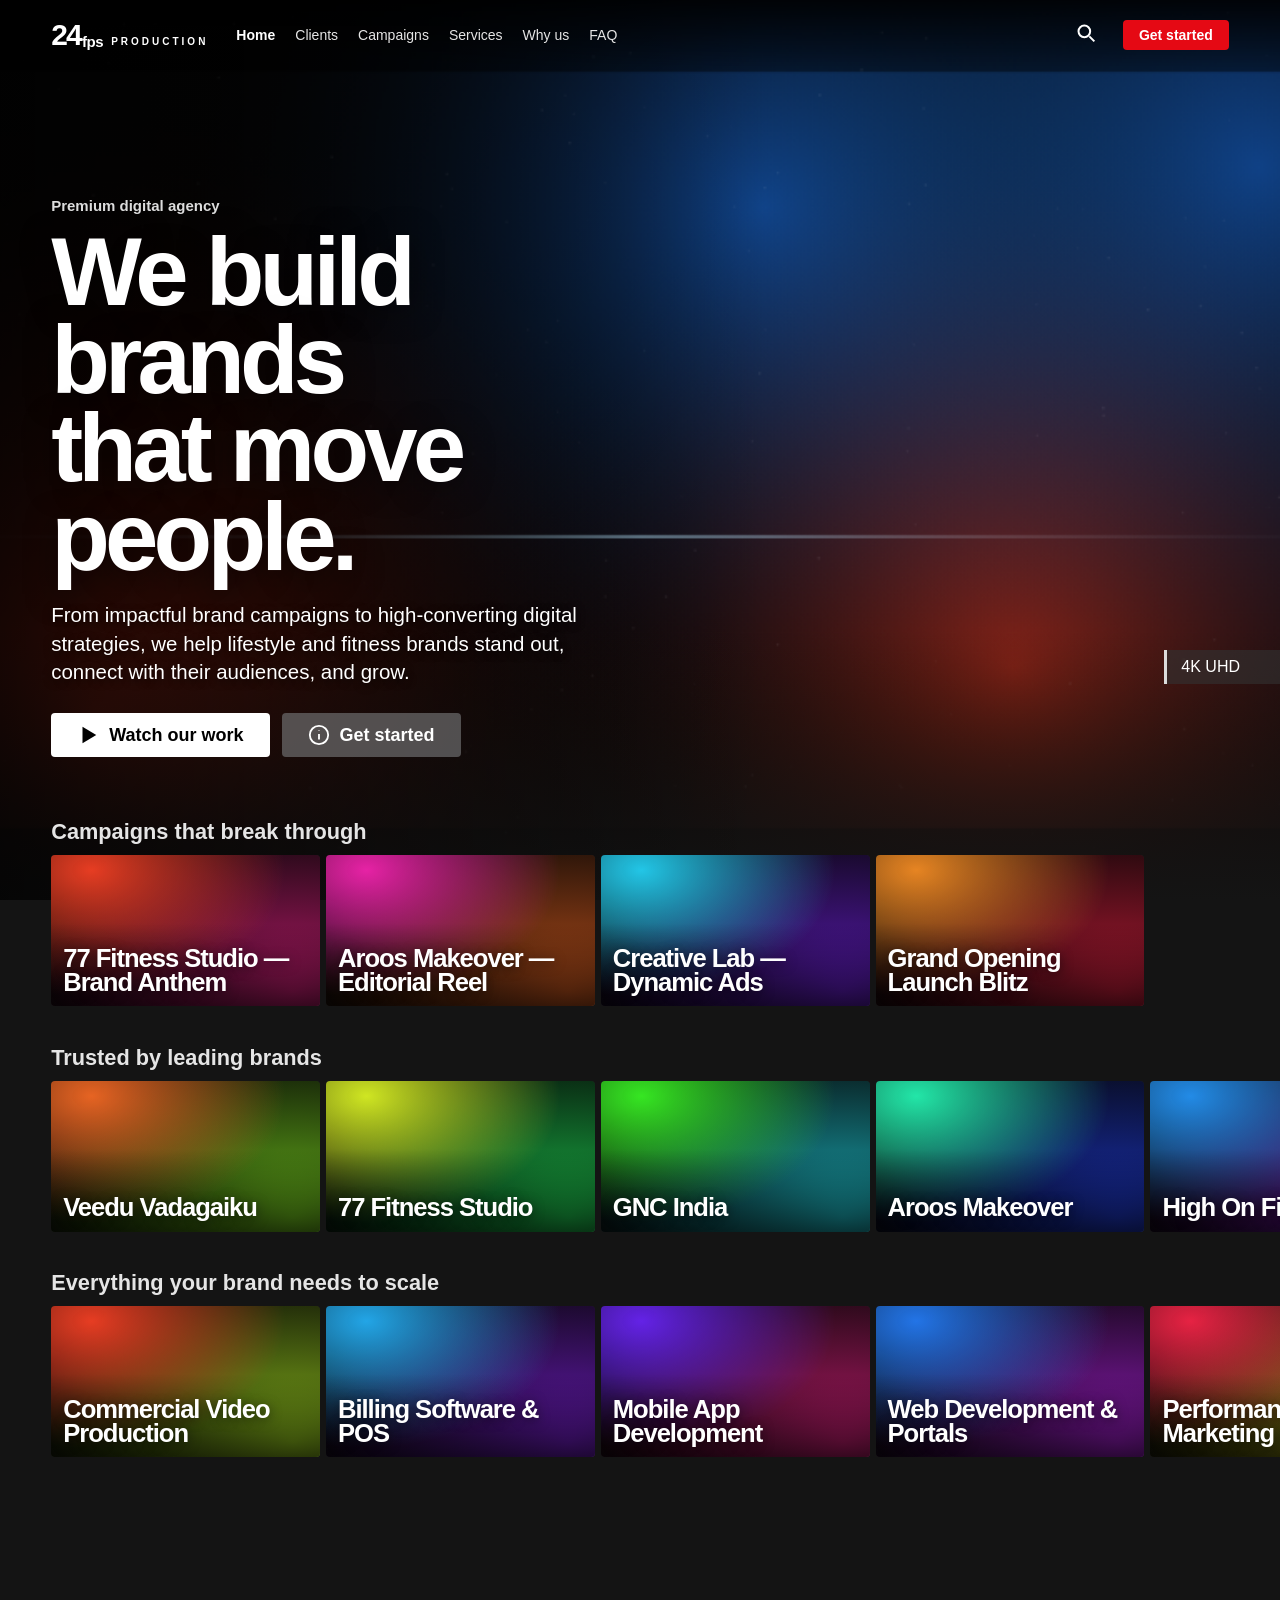
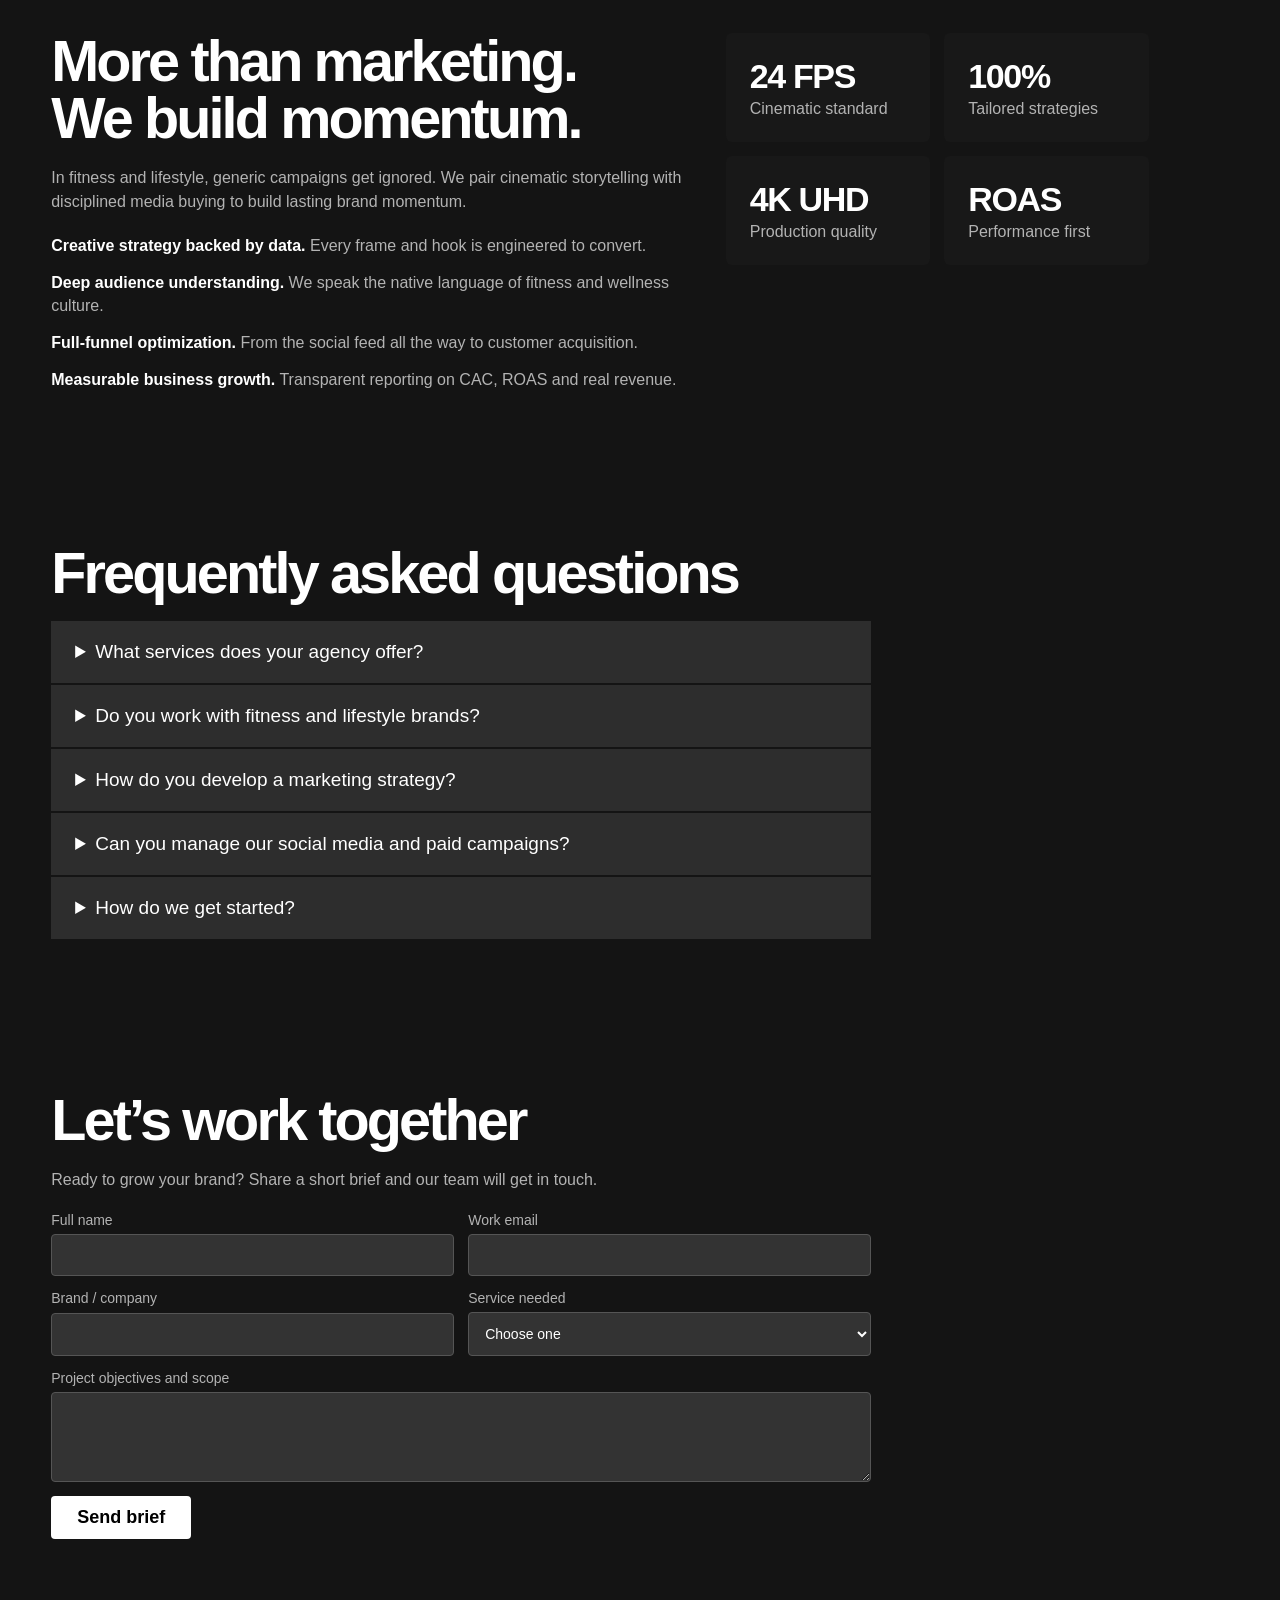
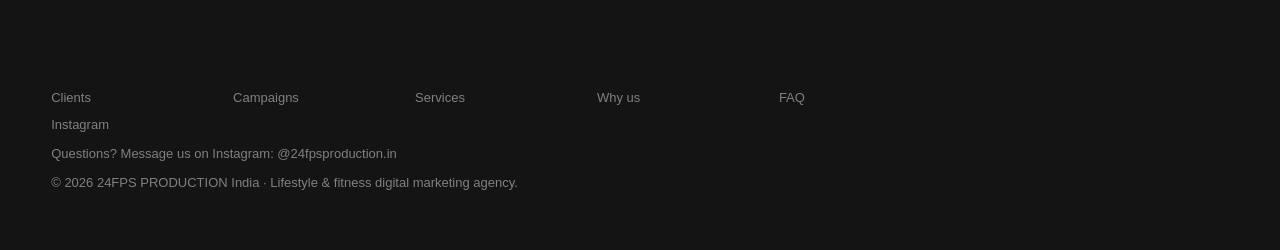
<file: 24FPS PRODUCTION – Lifestyle & Fitness Digital Marketing Agency.html>
<!DOCTYPE html>
<html lang="en">
<head>
<meta charset="utf-8">
<meta name="viewport" content="width=device-width, initial-scale=1, viewport-fit=cover">
<title>24FPS PRODUCTION – Lifestyle &amp; Fitness Digital Marketing Agency</title><meta name="description" content="We build brands that move people. Cinematic video, performance marketing and digital products for lifestyle and fitness brands.">
<style>
:root{--bg:#141414;--ink:#fff;--mute:#b3b3b3;--red:#e50914;--card:#181818;color-scheme:dark;box-sizing:border-box;padding-top:env(safe-area-inset-top,0px);padding-bottom:env(safe-area-inset-bottom,0px)}
html{scroll-padding-top:env(safe-area-inset-top,0px)}
*{box-sizing:border-box;margin:0;padding:0}
body{background:var(--bg);color:var(--ink);font-family:"Helvetica Neue",Helvetica,Arial,sans-serif;overflow-x:hidden}
button{font:inherit;color:inherit;border:0;background:none;cursor:pointer}
:focus-visible{outline:2px solid #fff;outline-offset:2px}
header{position:fixed;top:env(safe-area-inset-top,0px);left:0;right:0;z-index:20;display:flex;align-items:center;gap:28px;padding:18px 4%;background:linear-gradient(#000c,transparent);transition:background .3s}
header.solid{background:var(--bg)}
body::before{content:"";position:fixed;inset:0 0 auto;height:env(safe-area-inset-top,0px);z-index:19;background:#000}
.logo{font-weight:800;letter-spacing:-.06em;font-size:30px;line-height:1;display:flex;align-items:flex-end;color:#fff;text-decoration:none}
.pr{font-size:10px;letter-spacing:.3em;font-weight:600;margin:0 0 3px 8px}@media(max-width:720px){.pr{display:none}}
.logo small{font-size:.5em;letter-spacing:-.03em;margin-left:1px;margin-bottom:.04em}
nav{display:flex;gap:20px;font-size:14px}
nav a{color:#e5e5e5;text-decoration:none;transition:color .2s}
nav a:hover,nav a.on{color:#fff;font-weight:600}
.right{margin-left:auto;display:flex;align-items:center;gap:18px}
.search{display:flex;align-items:center;border:1px solid transparent;padding:4px 8px}
.search.open{border-color:#fff;background:#000a}
.search input{width:0;background:none;border:0;color:#fff;outline:0;font-size:14px;transition:width .3s}
.search.open input{width:190px;margin-left:8px}
.av{width:32px;height:32px;border-radius:4px;background:var(--red);display:grid;place-items:center;font-weight:700;font-size:13px}
.hero{position:relative;height:100vh;min-height:560px;display:flex;align-items:center;overflow:hidden}
.hero canvas,.hero video{position:absolute;inset:0;width:100%;height:100%;object-fit:cover}
.hero::after{content:"";position:absolute;inset:0;background:linear-gradient(90deg,#000b 0,#0000 60%),linear-gradient(0deg,var(--bg) 0,#0000 30%)}
.hero .in{position:relative;z-index:2;padding:0 4%;max-width:640px;margin-top:6vh}
.tag{display:flex;align-items:center;gap:10px;font-weight:700;color:#ddd;margin-bottom:14px;font-size:15px}
.tag b{color:var(--red);font-size:22px}
h1{font-size:clamp(46px,8vw,96px);line-height:.92;letter-spacing:-.05em;font-weight:800;text-shadow:0 4px 30px #0008}
.hero p{margin:20px 0 26px;font-size:clamp(16px,1.6vw,21px);line-height:1.4;text-shadow:0 2px 8px #000a;max-width:34em}
.btns{display:flex;gap:12px;flex-wrap:wrap}
.btn{display:inline-flex;align-items:center;gap:10px;padding:11px 26px;border-radius:4px;font-weight:700;font-size:18px;transition:background .2s}
.play{background:#fff;color:#000}.play:hover{background:#ffffffbf}
.info{background:#6d6d6eb3}.info:hover{background:#6d6d6e66}
.rating{position:absolute;z-index:2;right:0;bottom:24%;background:#33333399;border-left:3px solid #dcdcdc;padding:8px 40px 8px 14px;font-size:16px}
main{position:relative;z-index:3;margin-top:-9vh;padding-bottom:60px}
.row{margin:0 0 3vw}
.row h2{font-size:clamp(17px,1.7vw,22px);font-weight:700;padding:0 4%;margin-bottom:10px;color:#e5e5e5}
.wrap{position:relative}
.track{display:flex;gap:6px;overflow-x:auto;scroll-snap-type:x mandatory;scrollbar-width:none;padding:34px 4%;margin:-34px 0;scroll-padding:0 4%}
.track::-webkit-scrollbar{display:none}
.arr{position:absolute;top:0;bottom:0;width:4%;z-index:5;background:#000a;font-size:34px;opacity:0;transition:opacity .2s}
.wrap:hover .arr{opacity:1}.arr.l{left:0}.arr.r{right:0}
.card{position:relative;flex:0 0 clamp(190px,21vw,310px);aspect-ratio:16/9;border-radius:4px;scroll-snap-align:start;cursor:pointer;transition:transform .3s .15s,box-shadow .3s .15s;overflow:hidden;background:#222;text-align:left}
.card:hover,.card:focus-visible{transform:scale(1.32);z-index:6;box-shadow:0 14px 40px #000c;border-radius:6px}
.card:first-child:hover{transform-origin:left center}.card:last-child:hover{transform-origin:right center}
.art{position:absolute;inset:0;display:flex;align-items:flex-end;padding:12px;font-weight:800;letter-spacing:-.04em;line-height:.95;font-size:clamp(18px,2vw,28px);text-shadow:0 2px 12px #0009}
.art::before{content:"";position:absolute;inset:0;background:linear-gradient(0deg,#000a,transparent 55%)}
.art span{position:relative}
.meta{position:absolute;left:0;right:0;bottom:0;padding:10px 12px;background:var(--card);font-size:11px;transform:translateY(100%);transition:transform .25s .15s}
.card:hover .meta,.card:focus-visible .meta{transform:none}
.meta div{display:flex;gap:8px;align-items:center;margin-bottom:5px}
.dot{width:24px;height:24px;border-radius:50%;border:1.5px solid #888;display:grid;place-items:center;font-size:10px}
.dot.f{background:#fff;color:#000;border-color:#fff}
.meta em{font-style:normal;color:#46d369;font-weight:700}
.meta p{color:var(--mute)}
.top .card{flex-basis:clamp(240px,26vw,360px);background:none;overflow:visible;display:flex;aspect-ratio:auto;height:clamp(150px,16vw,210px)}
.top .card:hover{transform:scale(1.12)}
.top .n{flex:0 0 46%;font-size:clamp(120px,15vw,200px);font-weight:800;letter-spacing:-.12em;line-height:.8;color:#141414;-webkit-text-stroke:3px #595959;display:flex;align-items:flex-end;justify-content:flex-end;padding-right:2px}
.top .pst{flex:1;border-radius:4px;position:relative;overflow:hidden}
.top .pst .art{font-size:18px}
.top .meta{display:none}
.about{padding:6vw 4%;display:grid;grid-template-columns:repeat(auto-fit,minmax(220px,1fr));gap:30px;max-width:1200px}
.about h3{font-size:44px;letter-spacing:-.05em}.about p{color:var(--mute);line-height:1.5;margin-top:6px}
footer{padding:40px 4% 60px;color:#808080;font-size:13px;display:grid;gap:14px;max-width:1000px}
footer .links{display:grid;grid-template-columns:repeat(auto-fit,minmax(160px,1fr));gap:12px}
footer a{color:#808080;text-decoration:none}footer a:hover{text-decoration:underline}
.modal{position:fixed;inset:0;z-index:50;background:#000b;display:none;align-items:flex-start;justify-content:center;overflow-y:auto;padding:4vh 16px}
.modal.on{display:flex}
.sheet{background:var(--card);width:min(880px,100%);border-radius:8px;overflow:hidden;box-shadow:0 20px 80px #000;animation:pop .3s}
@keyframes pop{from{transform:scale(.94);opacity:0}}
.screen{position:relative;aspect-ratio:16/9;background:#000}
.screen canvas,.screen video{width:100%;height:100%;object-fit:cover;display:block}
.screen::after{content:"";position:absolute;inset:0;background:linear-gradient(0deg,var(--card),transparent 40%);pointer-events:none}
.tc{position:absolute;left:24px;bottom:22px;z-index:2;font-variant-numeric:tabular-nums;font-size:14px;color:#ddd}
.x{position:absolute;top:14px;right:14px;z-index:3;width:38px;height:38px;border-radius:50%;background:#181818;font-size:20px}
.sb{padding:6px 32px 36px;display:grid;grid-template-columns:2fr 1fr;gap:26px}
.sb h3{font-size:34px;letter-spacing:-.04em;margin-bottom:10px}
.sb p{line-height:1.5;margin-top:12px}.sb .g{color:#46d369;font-weight:700}
.sb dl{font-size:14px;color:var(--mute);line-height:1.7}.sb dt{display:inline}.sb dd{display:inline;color:#fff}.sb dd::after{content:"";display:block}
@media(max-width:720px){nav{display:none}.sb{grid-template-columns:1fr;padding:6px 20px 28px}header{gap:12px}.arr{display:none}.card:hover{transform:none}.meta{display:none}.rating{display:none}}
@media(prefers-reduced-motion:reduce){*{animation:none!important;transition:none!important}}
.sec{padding:6vw 4%;max-width:1200px}.big{font-size:clamp(30px,4.5vw,58px);letter-spacing:-.05em;line-height:1;margin-bottom:18px}
.lead{color:var(--mute);line-height:1.5;max-width:40em;margin-bottom:20px}
.cols{display:grid;grid-template-columns:3fr 2fr;gap:40px}@media(max-width:820px){.cols{grid-template-columns:1fr}}
.pts{list-style:none;display:grid;gap:14px;line-height:1.45;color:var(--mute)}.pts b{color:#fff}
.stats{display:grid;grid-template-columns:1fr 1fr;gap:14px;align-content:start}.stats div{background:var(--card);padding:24px;border-radius:6px}.stats h3{font-size:34px;letter-spacing:-.04em}.stats p{color:var(--mute);margin-top:4px}
.faq{display:grid;gap:2px;max-width:820px}details{background:#2d2d2d}summary{padding:20px 24px;font-size:19px;cursor:pointer}details[open] summary{border-bottom:1px solid #141414}details p{padding:20px 24px;line-height:1.5;color:#ddd}
.bf{display:grid;grid-template-columns:1fr 1fr;gap:14px;max-width:820px}.bf label{display:grid;gap:6px;font-size:14px;color:var(--mute)}.bf .w,.bf p,.bf .btn{grid-column:1/-1}.bf .btn{justify-self:start}
.bf input,.bf select,.bf textarea{background:#333;border:1px solid #555;border-radius:4px;color:#fff;font:inherit;padding:12px}@media(max-width:720px){.bf{grid-template-columns:1fr}}
</style>
</head>
<body>
<header id="hd">
  <a class="logo" href="#" aria-label="24fps home">24<small>fps</small><span class="pr">PRODUCTION</span></a>
  <nav>
    <a class="on" href="#home">Home</a><a href="#r-clients">Clients</a><a href="#r-reels">Campaigns</a><a href="#r-svc">Services</a><a href="#why">Why us</a><a href="#faq">FAQ</a>
  </nav>
  <div class="right">
    <div class="search" id="sr"><button id="sb" aria-label="Search projects"><svg width="20" height="20" viewBox="0 0 24 24" fill="none" stroke="#fff" stroke-width="2.4"><circle cx="10" cy="10" r="7"/><path d="m16 16 6 6"/></svg></button><input id="q" placeholder="Titles, clients, genres" aria-label="Search"></div>
    <a class="btn" href="#contact" style="background:var(--red);padding:7px 16px;font-size:14px;text-decoration:none;color:#fff">Get started</a>
  </div>
</header>

<section class="hero" id="home">
  <canvas id="hc"></canvas>
  <!-- To use real footage: set HERO_VIDEO in the script below to an .mp4 URL -->
  <div class="in">
    <div class="tag">Premium digital agency</div>
    <h1>We build brands<br>that move people.</h1>
    <p>From impactful brand campaigns to high-converting digital strategies, we help lifestyle and fitness brands stand out, connect with their audiences, and grow.</p>
    <div class="btns">
      <button class="btn play" data-open="0"><svg width="22" height="22" viewBox="0 0 24 24"><path d="M6 3v18l15-9z" fill="#000"/></svg>Watch our work</button>
      <a class="btn info" href="#contact" style="color:#fff;text-decoration:none"><svg width="22" height="22" viewBox="0 0 24 24" fill="none" stroke="#fff" stroke-width="2"><circle cx="12" cy="12" r="10"/><path d="M12 11v6M12 7v.5"/></svg>Get started</a>
    </div>
  </div>
  <div class="rating">4K UHD</div>
</section>

<main id="rows"></main>

<section class="sec" id="why"><div class="cols"><div><h2 class="big">More than marketing.<br>We build momentum.</h2><p class="lead">In fitness and lifestyle, generic campaigns get ignored. We pair cinematic storytelling with disciplined media buying to build lasting brand momentum.</p><ul class="pts"><li><b>Creative strategy backed by data.</b> Every frame and hook is engineered to convert.</li><li><b>Deep audience understanding.</b> We speak the native language of fitness and wellness culture.</li><li><b>Full-funnel optimization.</b> From the social feed all the way to customer acquisition.</li><li><b>Measurable business growth.</b> Transparent reporting on CAC, ROAS and real revenue.</li></ul></div><div class="stats"><div><h3>24 FPS</h3><p>Cinematic standard</p></div><div><h3>100%</h3><p>Tailored strategies</p></div><div><h3>4K UHD</h3><p>Production quality</p></div><div><h3>ROAS</h3><p>Performance first</p></div></div></div></section>
<section class="sec" id="faq"><h2 class="big">Frequently asked questions</h2><div class="faq"><details><summary>What services does your agency offer?</summary><p>Full-spectrum digital marketing and creative production for lifestyle and fitness brands: brand strategy and positioning, performance marketing (Meta and Google Ads), social media marketing and community building, commercial video production and reels, influencer marketing, and high-converting websites and landing pages.</p></details><details><summary>Do you work with fitness and lifestyle brands?</summary><p>Yes, it is our primary domain. We specialise in gyms and fitness centres, sports nutrition, activewear, wellness, beauty, makeover studios and premium consumer lifestyle labels.</p></details><details><summary>How do you develop a marketing strategy?</summary><p>Four phases. Discover: an audit of your brand, competitors and audience. Strategize: creative concepts, media-buying architecture and KPIs. Create: video production, ad copy and landing pages. Optimize: data-driven scaling, A/B testing and continuous creative refinement.</p></details><details><summary>Can you manage our social media and paid campaigns?</summary><p>Yes, end to end: content calendars, community management, daily paid-ads optimization across Meta and Google, conversion tracking setup and weekly performance reviews.</p></details><details><summary>How do we get started?</summary><p>Submit the brief below or message us on Instagram at @24fpsproduction.in. We will schedule a discovery call to analyse your goals and propose a roadmap.</p></details></div></section>
<section class="sec" id="contact"><h2 class="big">Let’s work together</h2><p class="lead">Ready to grow your brand? Share a short brief and our team will get in touch.</p>
<form id="bf" class="bf"><label>Full name<input id="f1" required></label><label>Work email<input id="f2" type="email" required></label><label>Brand / company<input id="f3" required></label><label>Service needed<select id="f4" required><option value="">Choose one</option><option>Brand strategy</option><option>Performance marketing</option><option>Social media marketing</option><option>Creative video campaigns</option><option>Influencer marketing</option><option>Website &amp; conversion optimization</option><option>Full-scale growth engine</option></select></label><label class="w">Project objectives and scope<textarea id="f5" rows="4" required></textarea></label><button class="btn play">Send brief</button><p id="fm" class="lead" role="status"></p></form></section>
<footer><div class="links"><a href="#r-clients">Clients</a><a href="#r-reels">Campaigns</a><a href="#r-svc">Services</a><a href="#why">Why us</a><a href="#faq">FAQ</a><a href="https://instagram.com/24fpsproduction.in" target="_blank" rel="noopener">Instagram</a></div><div>Questions? Message us on Instagram: @24fpsproduction.in</div><div>© 2026 24FPS PRODUCTION India · Lifestyle &amp; fitness digital marketing agency.</div></footer>

<div class="modal" id="md" role="dialog" aria-modal="true" aria-label="Project details">
  <div class="sheet">
    <div class="screen"><canvas id="mc" width="880" height="495"></canvas><button class="x" id="cl" aria-label="Close">✕</button><div class="tc" id="tc">00:00:00:00</div></div>
    <div class="sb"><div><h3 id="mt"></h3><span class="g" id="mm"></span><p id="md2"></p></div><dl id="mdl"></dl></div>
  </div>
</div>

<script>
// Set to an .mp4 URL to play real footage behind the hero and in the player.
const HERO_VIDEO = "";

const P=[["77 Fitness Studio — Brand Anthem", "77 Fitness Studio", "Reel", "Featured reel", "Fitness & Gyms", 8, 330, "A brand anthem for 77 Fitness Studio: cinematic, high-energy and built to make people walk through the door.", "Fitness, Brand film"], ["Aroos Makeover — Editorial Reel", "Aroos Makeover", "Reel", "Luxury showcase", "Beauty & Bridal", 320, 20, "An editorial reel for Aroos Makeover, crafted to show the artistry behind every bridal and beauty look.", "Beauty, Bridal"], ["Creative Lab — Dynamic Ads", "High On Fitness", "Reel", "Ad engine", "Activewear", 190, 265, "Dynamic ad creatives for High On Fitness, built and tested for scroll-stopping performance.", "Activewear, Ads"], ["Grand Opening Launch Blitz", "77 Fitness Vadapalani", "Reel", "Launch campaign", "Fitness & Gyms", 30, 350, "The launch campaign for the 77 Fitness Vadapalani opening: teasers, reels and paid push in one rollout.", "Fitness, Launch"], ["Veedu Vadagaiku", "Veedu Vadagaiku", "Client", "Trusted partner", "Client", 20, 90, "Veedu Vadagaiku works with 24FPS PRODUCTION on brand, video and digital growth for lifestyle and fitness audiences.", "Client"], ["77 Fitness Studio", "77 Fitness Studio", "Client", "Trusted partner", "Fitness & Gyms", 67, 137, "77 Fitness Studio works with 24FPS PRODUCTION on brand, video and digital growth for lifestyle and fitness audiences.", "Fitness & Gyms"], ["GNC India", "GNC India", "Client", "Trusted partner", "Sports nutrition", 114, 184, "GNC India works with 24FPS PRODUCTION on brand, video and digital growth for lifestyle and fitness audiences.", "Sports nutrition"], ["Aroos Makeover", "Aroos Makeover", "Client", "Trusted partner", "Beauty & Bridal", 161, 231, "Aroos Makeover works with 24FPS PRODUCTION on brand, video and digital growth for lifestyle and fitness audiences.", "Beauty & Bridal"], ["High On Fitness", "High On Fitness", "Client", "Trusted partner", "Activewear", 208, 278, "High On Fitness works with 24FPS PRODUCTION on brand, video and digital growth for lifestyle and fitness audiences.", "Activewear"], ["JP Holidays", "JP Holidays", "Client", "Trusted partner", "Client", 255, 325, "JP Holidays works with 24FPS PRODUCTION on brand, video and digital growth for lifestyle and fitness audiences.", "Client"], ["The Mighty Fitness World", "The Mighty Fitness World", "Client", "Trusted partner", "Fitness & Gyms", 302, 12, "The Mighty Fitness World works with 24FPS PRODUCTION on brand, video and digital growth for lifestyle and fitness audiences.", "Fitness & Gyms"], ["NB", "NB", "Client", "Trusted partner", "Client", 349, 59, "NB works with 24FPS PRODUCTION on brand, video and digital growth for lifestyle and fitness audiences.", "Client"], ["Commercial Video Production", "24FPS PRODUCTION", "Service", "Capability 1 of 9", "Services", 8, 78, "High-octane commercials, brand anthems, and dynamic social video ads engineered for maximum audience retention.", "Brand anthems, 4K TVC commercials, ad engine, launch campaigns"], ["Billing Software & POS", "24FPS PRODUCTION", "Service", "Capability 2 of 9", "Services", 200, 270, "Custom gym and retail billing software, automated recurring subscriptions, GST invoice engine and real-time ledger accounting.", "POS terminals, recurring subscriptions, GST billing, payment gateways"], ["Mobile App Development", "24FPS PRODUCTION", "Service", "Capability 3 of 9", "Services", 260, 330, "Bespoke iOS and Android apps with member onboarding, class booking, workout tracking and push engagement.", "iOS & Android, member portals, push engine, in-app booking"], ["Web Development & Portals", "24FPS PRODUCTION", "Service", "Capability 4 of 9", "Services", 215, 285, "Ultra-fast headless websites, custom client dashboards, SaaS portals and high-converting e-commerce stores.", "Custom web apps, client portals, sub-second speed, e-commerce"], ["Performance Marketing & Ads", "24FPS PRODUCTION", "Service", "Capability 5 of 9", "Services", 350, 60, "Data-backed paid acquisition across Meta, Google and YouTube that turns ad spend into predictable revenue.", "Meta & Instagram ads, YouTube strategy, hook testing, ROAS scaling"], ["Brand Strategy & Positioning", "24FPS PRODUCTION", "Service", "Capability 6 of 9", "Services", 30, 100, "Define your competitive moat, brand psychology, visual guidelines and positioning to dominate your niche.", "Brand identity, positioning playbook, visual systems, tone of voice"], ["Social Media Growth Engine", "24FPS PRODUCTION", "Service", "Capability 7 of 9", "Services", 300, 10, "Consistent short-form video production and posting cadence that builds loyal lifestyle and fitness communities.", "Daily reels, trend seeding, content calendar, community growth"], ["Influencer & Athlete Seeding", "24FPS PRODUCTION", "Service", "Capability 8 of 9", "Services", 150, 220, "Partner with fitness athletes and lifestyle creators who bring genuine cultural credibility and sales.", "Creator discovery, product seeding, athlete contracts, affiliate tracking"], ["Website & Funnel Optimization", "24FPS PRODUCTION", "Service", "Capability 9 of 9", "Services", 45, 115, "Landing page overhauls, A/B split testing and analytics funnels that double cold-traffic lead flow.", "Landing page CRO, A/B testing, analytics funnels, speed tuning"]];
const R=[["Campaigns that break through","r-reels",[0,1,2,3]],["Trusted by leading brands","r-clients",[4,5,6,7,8,9,10,11]],["Everything your brand needs to scale","r-svc",[12,13,14,15,16,17,18,19,20]]];

const bg=p=>`radial-gradient(120% 140% at 15% 10%,hsl(${p[5]} 80% 52%),transparent 60%),radial-gradient(100% 120% at 90% 90%,hsl(${p[6]} 75% 40%),#050505)`;
const art=p=>`<div class="art" style="background:${bg(p)}"><span>${p[0]}</span></div>`;
const rows=document.getElementById("rows");
R.forEach(([t,id,ix,top])=>{
  const s=document.createElement("section");s.className="row"+(top?" top":"");s.id=id;
  s.innerHTML=`<h2>${t}</h2><div class="wrap"><button class="arr l" aria-label="Scroll left">‹</button><div class="track">${ix.map((i,k)=>{const p=P[i];
    const m=`<div class="meta"><div><span class="dot f">▶</span><span class="dot">+</span><span class="dot">♥</span></div><div><em>${p[3]}</em><span>${p[4]}</span></div><p>${p[1]}</p></div>`;
    return top?`<button class="card" data-open="${i}" data-s="${p.join(' ').toLowerCase()}"><span class="n">${k+1}</span><span class="pst">${art(p)}</span></button>`
    :`<button class="card" data-open="${i}" data-s="${p.join(' ').toLowerCase()}">${art(p)}${m}</button>`}).join("")}</div><button class="arr r" aria-label="Scroll right">›</button></div>`;
  rows.appendChild(s);
  const tr=s.querySelector(".track");
  s.querySelector(".l").onclick=()=>tr.scrollBy({left:-tr.clientWidth*.9,behavior:"smooth"});
  s.querySelector(".r").onclick=()=>tr.scrollBy({left:tr.clientWidth*.9,behavior:"smooth"});
});

// Procedural "footage": drifting light leaks, anamorphic streak, grain
function film(cv,h1,h2){
  const x=cv.getContext("2d");let t=0,raf,stop=false;
  const still=matchMedia("(prefers-reduced-motion:reduce)").matches;
  function draw(){
    const w=cv.width,h=cv.height;x.globalCompositeOperation="source-over";x.fillStyle="#050505";x.fillRect(0,0,w,h);
    x.globalCompositeOperation="screen";
    for(let i=0;i<4;i++){
      const a=t*.0004*(i+1)+i*1.7,cx=w*(.5+.4*Math.sin(a)),cy=h*(.5+.35*Math.cos(a*1.3)),r=Math.max(w,h)*(.35+.1*i/4);
      const g=x.createRadialGradient(cx,cy,0,cx,cy,r);g.addColorStop(0,`hsla(${i%2?h2:h1},85%,50%,.55)`);g.addColorStop(1,"transparent");
      x.fillStyle=g;x.fillRect(0,0,w,h);
    }
    const sy=h*(.55+.05*Math.sin(t*.0007));const sg=x.createLinearGradient(0,0,w,0);
    sg.addColorStop(0,"transparent");sg.addColorStop(.5,"hsla(200,100%,85%,.5)");sg.addColorStop(1,"transparent");
    x.fillStyle=sg;x.fillRect(0,sy,w,2);
    x.globalCompositeOperation="source-over";x.fillStyle="#0007";x.fillRect(0,0,w,h*.08);x.fillRect(0,h*.92,w,h*.08);
    for(let i=0;i<260;i++){x.fillStyle=`rgba(255,255,255,${Math.random()*.08})`;x.fillRect(Math.random()*w,Math.random()*h,1.5,1.5)}
  }
  function loop(ts){t=ts;draw();if(!stop&&!still)raf=requestAnimationFrame(loop)}
  loop(performance.now());return()=>{stop=true;cancelAnimationFrame(raf)};
}
const hc=document.getElementById("hc");hc.width=960;hc.height=540;
if(HERO_VIDEO){const v=document.createElement("video");Object.assign(v,{src:HERO_VIDEO,autoplay:true,muted:true,loop:true,playsInline:true});hc.replaceWith(v)}else film(hc,8,215);

// Player modal with 24fps timecode
const md=document.getElementById("md"),mc=document.getElementById("mc");let stopF=null,tcT=null,last=null;
function open(i){
  const p=P[i];last=document.activeElement;
  mt.textContent=p[0];mm.textContent=`${p[3]} · ${p[4]}`;md2.textContent=p[7];
  mdl.innerHTML=`<dt>Client: </dt><dd>${p[1]}</dd><dt>Type: </dt><dd>${p[2]}</dd><dt>Focus: </dt><dd>${p[8]}</dd>`;
  md.classList.add("on");document.body.style.overflow="hidden";
  stopF&&stopF();stopF=film(mc,p[5],p[6]);
  const s=performance.now();clearInterval(tcT);
  tcT=setInterval(()=>{const f=Math.floor((performance.now()-s)/1000*24),pd=n=>String(n).padStart(2,"0");
    tc.textContent=`${pd(Math.floor(f/86400))}:${pd(Math.floor(f/1440)%60)}:${pd(Math.floor(f/24)%60)}:${pd(f%24)}`},41);
  cl.focus();
}
function close(){md.classList.remove("on");document.body.style.overflow="";stopF&&stopF();clearInterval(tcT);last&&last.focus()}
document.addEventListener("click",e=>{const b=e.target.closest("[data-open]");if(b)open(+b.dataset.open);if(e.target===md)close()});
cl.onclick=close;addEventListener("keydown",e=>{if(e.key==="Escape")close()});

bf.onsubmit=e=>{e.preventDefault();const t=`Hi 24FPS PRODUCTION! Brief from ${f1.value} (${f2.value}), ${f3.value}. Service: ${f4.value}. ${f5.value}`;
  try{navigator.clipboard.writeText(t)}catch(_){}
  fm.textContent="Your brief is copied. Instagram is opening: paste it into a DM to @24fpsproduction.in.";window.open("https://instagram.com/24fpsproduction.in","_blank","noopener")};
// Header, search
addEventListener("scroll",()=>hd.classList.toggle("solid",scrollY>50),{passive:true});
sb.onclick=()=>{sr.classList.toggle("open");sr.classList.contains("open")&&q.focus()};
q.oninput=()=>{const v=q.value.trim().toLowerCase();
  document.querySelectorAll(".card").forEach(c=>c.style.display=!v||c.dataset.s.includes(v)?"":"none");
  document.querySelectorAll(".row").forEach(r=>r.style.display=[...r.querySelectorAll(".card")].some(c=>c.style.display!=="none")?"":"none")};
document.querySelectorAll("nav a").forEach(a=>a.onclick=()=>{document.querySelectorAll("nav a").forEach(n=>n.classList.remove("on"));a.classList.add("on")});
</script>
</body>
</html>
</file>
<file: style.css>
/* ==========================================================================
   NETFLIX INDIA DESIGN SPECIFICATION FOR 24FPS PRODUCTION
   Palette:
   - Main background: #000000
   - Primary text: #FFFFFF
   - Secondary text: #B3B3B3
   - Primary accent: #E50914 (Hover: #C11119)
   - Dark card background: #232323
   - Input background: rgba(22, 22, 22, 0.7)
   - Input border: #5A5A5A
   - Section separator: 8px solid #232323
   ========================================================================== */

/* --------------------------------------------------------------------------
   1. RESET & ROOT VARIABLES
   -------------------------------------------------------------------------- */
:root {
  --nf-bg: #000000;
  --nf-text-primary: #ffffff;
  --nf-text-secondary: #b3b3b3;
  --nf-text-dim: #737373;
  --nf-red: #e50914;
  --nf-red-hover: #c11119;
  --nf-card-bg: #232323;
  --nf-card-gradient: linear-gradient(149deg, #192247 0%, #210e17 99%);
  --nf-card-neutral: linear-gradient(149deg, #1c1c1c 0%, #121212 99%);
  --nf-input-bg: rgba(22, 22, 22, 0.7);
  --nf-input-border: #5a5a5a;
  --nf-separator: #232323;
  
  --font-main: 'Montserrat', -apple-system, BlinkMacSystemFont, 'Segoe UI', Roboto, sans-serif;
  --font-body: 'Roboto', -apple-system, BlinkMacSystemFont, 'Segoe UI', sans-serif;
  
  --max-w: 1200px;
  --header-h: 80px;
  --ease: cubic-bezier(0.16, 1, 0.3, 1);
}

*, *::before, *::after {
  box-sizing: border-box;
  margin: 0;
  padding: 0;
}

html {
  scroll-behavior: smooth;
  font-size: 16px;
  background-color: var(--nf-bg);
  color: var(--nf-text-primary);
  -webkit-font-smoothing: antialiased;
}

body {
  font-family: var(--font-body);
  background-color: var(--nf-bg);
  color: var(--nf-text-primary);
  line-height: 1.5;
  overflow-x: hidden;
  position: relative;
}

::selection {
  background-color: var(--nf-red);
  color: #ffffff;
}

h1, h2, h3, h4, h5, h6 {
  font-family: var(--font-main);
  font-weight: 800;
  color: var(--nf-text-primary);
  line-height: 1.2;
}

p {
  color: var(--nf-text-secondary);
}

a {
  color: inherit;
  text-decoration: none;
  transition: color 0.2s var(--ease);
}

img, video {
  max-width: 100%;
  display: block;
}

ul {
  list-style: none;
}

button, input, select, textarea {
  font-family: inherit;
  font-size: inherit;
  border: none;
  outline: none;
  background: none;
}

button {
  cursor: pointer;
}

/* --------------------------------------------------------------------------
   2. UTILITIES & NETFLIX BUTTONS
   -------------------------------------------------------------------------- */
.nf-container {
  width: 100%;
  max-width: var(--max-w);
  margin: 0 auto;
  padding: 0 1.5rem;
}

@media (min-width: 768px) {
  .nf-container {
    padding: 0 2.5rem;
  }
}

.text-center {
  text-align: center;
}

/* Netflix Signature Section Separator */
.nf-divider {
  width: 100%;
  height: 8px;
  background-color: var(--nf-separator);
}

/* Netflix Buttons */
.nf-btn {
  display: inline-flex;
  align-items: center;
  justify-content: center;
  font-family: var(--font-main);
  font-weight: 700;
  border-radius: 4px;
  padding: 0.5rem 1.25rem;
  font-size: 0.95rem;
  transition: background-color 0.2s var(--ease), transform 0.15s var(--ease), box-shadow 0.2s var(--ease);
  white-space: nowrap;
}

.nf-btn-primary {
  background-color: var(--nf-red);
  color: #ffffff;
}

.nf-btn-primary:hover {
  background-color: var(--nf-red-hover);
  transform: scale(1.03);
}

.nf-btn-secondary {
  background-color: rgba(255, 255, 255, 0.15);
  color: #ffffff;
  border: 1px solid rgba(255, 255, 255, 0.35);
  backdrop-filter: blur(8px);
}

.nf-btn-secondary:hover {
  background-color: rgba(255, 255, 255, 0.25);
  border-color: #ffffff;
}

/* Ghost / Outline button variant */
.nf-btn-ghost {
  background-color: transparent;
  color: rgba(255, 255, 255, 0.8);
  border: 1px solid rgba(255, 255, 255, 0.25);
}

.nf-btn-ghost:hover {
  color: #ffffff;
  border-color: rgba(255, 255, 255, 0.6);
  background-color: rgba(255, 255, 255, 0.06);
}

.nf-btn-xl {
  padding: 1rem 1.75rem;
  font-size: 1.25rem;
  border-radius: 4px;
  gap: 0.5rem;
}

.nf-btn-full {
  width: 100%;
}

.nf-chevron-icon {
  width: 24px;
  height: 24px;
}

/* --------------------------------------------------------------------------
   3. NETFLIX-STYLE HEADER
   -------------------------------------------------------------------------- */
.nf-header {
  position: absolute;
  top: 0;
  left: 0;
  width: 100%;
  height: var(--header-h);
  z-index: 100;
  background: linear-gradient(180deg, rgba(0, 0, 0, 0.85) 0%, rgba(0, 0, 0, 0) 100%);
}

.nf-header.scrolled {
  position: fixed;
  background: rgba(0, 0, 0, 0.96);
  backdrop-filter: blur(12px);
  border-bottom: 1px solid rgba(255, 255, 255, 0.08);
  transition: background 0.3s var(--ease);
}

.nf-header-container {
  max-width: var(--max-w);
  height: 100%;
  margin: 0 auto;
  padding: 0 1.5rem;
  display: flex;
  align-items: center;
  justify-content: space-between;
}

@media (min-width: 768px) {
  .nf-header-container {
    padding: 0 2.5rem;
  }
}

.nf-logo {
  display: flex;
  align-items: center;
  gap: 10px;
}

.nf-logo-img {
  height: 36px;
  width: auto;
}

.nf-logo-text {
  font-family: var(--font-main);
  font-size: 1.3rem;
  font-weight: 900;
  letter-spacing: 0.04em;
  color: #ffffff;
}

.nf-logo-sub {
  color: var(--nf-red);
  font-weight: 900;
}

/* Nav links desktop */
.nf-nav-desktop {
  display: none;
}

@media (min-width: 900px) {
  .nf-nav-desktop {
    display: block;
  }
}

.nf-nav-links {
  display: flex;
  gap: 1.75rem;
}

.nf-nav-link {
  font-size: 0.9rem;
  color: #e5e5e5;
  font-weight: 500;
  transition: color 0.2s;
}

.nf-nav-link:hover {
  color: #ffffff;
  text-decoration: underline;
}

.nf-header-actions {
  display: flex;
  align-items: center;
  gap: 0.85rem;
}

/* Language / Region Pill */
.nf-lang-select-wrapper {
  position: relative;
  display: inline-flex;
  align-items: center;
  background: rgba(0, 0, 0, 0.6);
  border: 1px solid var(--nf-input-border);
  border-radius: 4px;
  padding: 0.4rem 0.65rem;
  gap: 6px;
  color: #ffffff;
}

.nf-globe-icon {
  color: #ffffff;
  flex-shrink: 0;
}

.nf-lang-select-wrapper select {
  color: #ffffff;
  background: transparent;
  cursor: pointer;
  font-size: 0.84rem;
  font-weight: 500;
}

.nf-lang-select-wrapper select option {
  background-color: #141414;
  color: #ffffff;
}

.nf-header-btn {
  font-size: 0.88rem;
  padding: 0.45rem 1.1rem;
}

/* Mobile Toggle */
.nf-mobile-toggle {
  display: flex;
  flex-direction: column;
  justify-content: space-between;
  width: 28px;
  height: 20px;
  margin-left: 0.5rem;
}

@media (min-width: 900px) {
  .nf-mobile-toggle {
    display: none;
  }
}

.nf-mobile-toggle .bar {
  width: 100%;
  height: 2px;
  background-color: #ffffff;
  border-radius: 2px;
  transition: all 0.3s var(--ease);
}

.nf-mobile-toggle.active .bar:nth-child(1) {
  transform: translateY(9px) rotate(45deg);
}
.nf-mobile-toggle.active .bar:nth-child(2) {
  opacity: 0;
}
.nf-mobile-toggle.active .bar:nth-child(3) {
  transform: translateY(-9px) rotate(-45deg);
}

/* Mobile Drawer */
.nf-mobile-menu {
  display: none;
  position: absolute;
  top: var(--header-h);
  left: 0;
  width: 100%;
  background-color: rgba(10, 10, 10, 0.98);
  border-bottom: 2px solid var(--nf-red);
  padding: 2rem 1.5rem;
  box-shadow: 0 10px 30px rgba(0, 0, 0, 0.9);
}

.nf-mobile-menu.open {
  display: block;
}

.nf-mobile-nav-list {
  display: flex;
  flex-direction: column;
  gap: 1.25rem;
  margin-bottom: 2rem;
}

.nf-mobile-nav-link {
  font-family: var(--font-main);
  font-size: 1.15rem;
  font-weight: 700;
  color: #ffffff;
}

.nf-mobile-nav-link:hover {
  color: var(--nf-red);
}

/* --------------------------------------------------------------------------
   4. NETFLIX CINEMATIC HERO SECTION
   -------------------------------------------------------------------------- */
.nf-hero-section {
  position: relative;
  min-height: 100vh;
  display: flex;
  align-items: center;
  justify-content: center;
  text-align: center;
  padding-top: calc(var(--header-h) + 3rem);
  padding-bottom: 7rem;
  overflow: hidden;
  background-color: #000000;
}

.nf-hero-media {
  position: absolute;
  inset: 0;
  width: 100%;
  height: 100%;
  z-index: 1;
  overflow: hidden;
}

.nf-hero-video {
  position: absolute;
  top: 50%;
  left: 50%;
  transform: translate(-50%, -50%);
  min-width: 100%;
  min-height: 100%;
  width: 100%;
  height: 100%;
  object-fit: cover;
  object-position: center 25%;
  opacity: 0.72;
  filter: brightness(0.95) contrast(1.05);
  z-index: 1;
}

/* Netflix Signature Radial & Vignette Overlay */
.nf-hero-overlay {
  position: absolute;
  inset: 0;
  background: 
    radial-gradient(ellipse 75% 65% at 50% 45%, rgba(0, 0, 0, 0.05) 0%, rgba(0, 0, 0, 0.25) 55%, rgba(0, 0, 0, 0.7) 100%),
    linear-gradient(180deg, rgba(0, 0, 0, 0.55) 0%, rgba(0, 0, 0, 0.1) 30%, rgba(0, 0, 0, 0.45) 70%, #000000 100%);
  pointer-events: none;
  z-index: 2;
}

/* Hero Sound & Fullscreen Controls */
.nf-hero-sound-control {
  position: absolute;
  bottom: 3.5rem;
  right: 2rem;
  z-index: 10;
  display: flex;
  align-items: center;
  gap: 10px;
}

.nf-sound-btn {
  display: inline-flex;
  align-items: center;
  gap: 8px;
  background: rgba(20, 20, 20, 0.85);
  border: 1px solid rgba(255, 255, 255, 0.2);
  color: #ffffff;
  padding: 8px 16px;
  border-radius: 4px;
  font-size: 0.82rem;
  font-weight: 600;
  backdrop-filter: blur(8px);
  transition: all 0.2s var(--ease);
}

.nf-sound-btn:hover {
  background: var(--nf-red);
  border-color: var(--nf-red);
}

.nf-sound-btn.active {
  background: var(--nf-red);
  border-color: var(--nf-red);
}

.nf-sound-btn.active .nf-sound-muted {
  display: none;
}
.nf-sound-btn:not(.active) .nf-sound-live {
  display: none;
}

/* Hero Badge */
.nf-hero-badge {
  display: inline-block;
  background: rgba(229, 9, 20, 0.15);
  border: 1px solid rgba(229, 9, 20, 0.5);
  color: var(--nf-red);
  font-family: var(--font-main);
  font-size: 0.72rem;
  font-weight: 700;
  letter-spacing: 0.15em;
  text-transform: uppercase;
  padding: 6px 14px;
  border-radius: 50px;
  margin-bottom: 1.25rem;
}

/* Hero Content */
.nf-hero-content {
  position: relative;
  z-index: 5;
  max-width: 900px;
}

.nf-hero-title {
  font-size: clamp(2.4rem, 6vw, 4.25rem);
  font-weight: 900;
  letter-spacing: -0.02em;
  text-transform: uppercase;
  margin-bottom: 1.25rem;
  text-shadow: 0 4px 30px rgba(0, 0, 0, 0.9);
  line-height: 1.05;
}

.nf-hero-subtitle {
  font-size: clamp(1.1rem, 2vw, 1.4rem);
  font-weight: 400;
  color: rgba(255, 255, 255, 0.9);
  max-width: 780px;
  margin: 0 auto 2.5rem auto;
  line-height: 1.6;
  text-shadow: 0 2px 10px rgba(0, 0, 0, 0.8);
}

/* Netflix Email Input + Get Started CTA */
.nf-hero-cta-box {
  max-width: 680px;
  margin: 0 auto;
}

.nf-hero-cta-prompt {
  font-size: 1.1rem;
  color: rgba(255, 255, 255, 0.9);
  margin-bottom: 1rem;
}

.nf-email-form {
  display: flex;
  flex-direction: column;
  gap: 0.75rem;
  justify-content: center;
  align-items: center;
}

@media (min-width: 640px) {
  .nf-email-form {
    flex-direction: row;
    align-items: stretch;
    gap: 0.5rem;
  }
}

.nf-input-group {
  position: relative;
  flex: 1;
  width: 100%;
}

.nf-input {
  width: 100%;
  height: 56px;
  background-color: var(--nf-input-bg);
  border: 1px solid var(--nf-input-border);
  border-radius: 4px;
  padding: 1.25rem 1rem 0.35rem 1rem;
  color: #ffffff;
  font-size: 1rem;
  backdrop-filter: blur(6px);
  transition: border-color 0.2s var(--ease);
}

.nf-input:focus {
  border-color: #ffffff;
}

.nf-floating-label {
  position: absolute;
  top: 50%;
  left: 1rem;
  transform: translateY(-50%);
  color: var(--nf-text-secondary);
  font-size: 1rem;
  pointer-events: none;
  transition: all 0.2s var(--ease);
}

.nf-input:focus ~ .nf-floating-label,
.nf-input:not(:placeholder-shown) ~ .nf-floating-label {
  top: 14px;
  font-size: 0.75rem;
  color: var(--nf-text-secondary);
}

.nf-input::placeholder {
  color: transparent;
}

.nf-hero-secondary-cta {
  margin-top: 1.5rem;
  display: flex;
  gap: 1rem;
  justify-content: center;
  flex-wrap: wrap;
}

/* Netflix Curved Arc at Bottom */
.nf-hero-curve-arc {
  position: absolute;
  bottom: -40px;
  left: 50%;
  transform: translateX(-50%);
  width: 140%;
  height: 80px;
  border-top: 3px solid var(--nf-red);
  border-radius: 50% 50% 0 0;
  box-shadow: 0 -15px 30px rgba(229, 9, 20, 0.35);
  pointer-events: none;
  z-index: 6;
}

/* --------------------------------------------------------------------------
   5. GENERAL SECTION STYLING
   -------------------------------------------------------------------------- */
.nf-section {
  padding: clamp(3.5rem, 6vw, 5.5rem) 0;
  position: relative;
  background-color: var(--nf-bg);
}

.nf-section-header {
  margin-bottom: 2.5rem;
}

/* Eyebrow label above section title */
.nf-section-eyebrow {
  display: inline-block;
  font-family: var(--font-main);
  font-size: 0.72rem;
  font-weight: 700;
  letter-spacing: 0.18em;
  text-transform: uppercase;
  color: var(--nf-red);
  margin-bottom: 0.65rem;
}

.nf-section-title {
  font-size: clamp(1.85rem, 3.8vw, 2.75rem);
  font-weight: 800;
  margin-bottom: 0.75rem;
}

.nf-section-subtitle {
  font-size: clamp(1rem, 1.6vw, 1.2rem);
  color: var(--nf-text-secondary);
  max-width: 780px;
}

/* --------------------------------------------------------------------------
   6. THE REEL WALL — CINEMATIC BENTO GRID SHOWCASE
   -------------------------------------------------------------------------- */
.nf-reel-wall-section {
  position: relative;
  background: radial-gradient(ellipse at 50% 0%, rgba(229, 9, 20, 0.06) 0%, transparent 55%), #000000;
}

/* ---- Bento Grid Layout ---- */
.rw-bento-grid {
  display: grid;
  grid-template-columns: 1fr;
  gap: 0.75rem;
  margin-top: 1rem;
}

@media (min-width: 768px) {
  .rw-bento-grid {
    grid-template-columns: repeat(3, 1fr);
    grid-template-rows: auto auto auto auto auto;
    gap: 0.85rem;
  }

  /* Row 1: Hero spans 2 cols, 2 shots stacked on right */
  .rw-cell-hero    { grid-column: 1 / 3; grid-row: 1 / 3; }
  .rw-cell-a2      { grid-column: 3 / 4; grid-row: 1 / 2; }
  .rw-cell-a3      { grid-column: 3 / 4; grid-row: 2 / 3; }

  /* Row 2: 3 equal cells */
  .rw-cell-b1      { grid-column: 1 / 2; grid-row: 3 / 4; }
  .rw-cell-b2      { grid-column: 2 / 3; grid-row: 3 / 4; }
  .rw-cell-b3      { grid-column: 3 / 4; grid-row: 3 / 4; }

  /* Row 3: 2 stacked shots on left, IG embed spans right 2 cols */
  .rw-cell-c1      { grid-column: 1 / 2; grid-row: 4 / 5; }
  .rw-cell-c2      { grid-column: 1 / 2; grid-row: 5 / 6; }
  .rw-cell-c3      { grid-column: 2 / 4; grid-row: 4 / 6; }
}

/* ---- Shared Cell Styles ---- */
.rw-cell {
  position: relative;
  border-radius: 14px;
  overflow: hidden;
  border: 1px solid rgba(255, 255, 255, 0.07);
  background: var(--nf-card-bg);
  transition: transform 0.4s cubic-bezier(0.16, 1, 0.3, 1),
              border-color 0.35s ease,
              box-shadow 0.4s ease;
}

.rw-cell:hover {
  transform: translateY(-4px) scale(1.008);
  border-color: rgba(229, 9, 20, 0.5);
  box-shadow: 0 16px 48px rgba(0, 0, 0, 0.7), 0 0 24px rgba(229, 9, 20, 0.15);
}

.rw-media-wrap {
  position: relative;
  width: 100%;
  height: 100%;
  overflow: hidden;
}

/* ---- Dark gradient overlay ---- */
.rw-overlay {
  position: absolute;
  inset: 0;
  background: linear-gradient(180deg, transparent 40%, rgba(0, 0, 0, 0.85) 100%);
  pointer-events: none;
  z-index: 2;
}

/* ---- Video Cells ---- */
.rw-cell-video .rw-media-wrap {
  aspect-ratio: 16 / 9;
}

.rw-video {
  width: 100%;
  height: 100%;
  object-fit: cover;
  object-position: center;
  cursor: pointer;
  display: block;
}

.rw-cell-hero .rw-media-wrap {
  aspect-ratio: 16 / 9;
  min-height: 280px;
}

@media (min-width: 768px) {
  .rw-cell-hero .rw-media-wrap {
    aspect-ratio: auto;
    min-height: 100%;
    height: 100%;
  }
}

/* Reuse existing .nf-video-controls, .nf-ctrl-btn, .nf-play-btn, .nf-mic-btn styles */
.rw-cell-video .nf-video-controls {
  z-index: 5;
}

/* ---- Badge (top-left label) ---- */
.rw-badge {
  position: absolute;
  top: 14px;
  left: 14px;
  display: inline-flex;
  align-items: center;
  gap: 6px;
  background: rgba(0, 0, 0, 0.7);
  backdrop-filter: blur(8px);
  -webkit-backdrop-filter: blur(8px);
  border: 1px solid rgba(255, 255, 255, 0.12);
  border-radius: 100px;
  padding: 5px 14px;
  font-family: var(--font-main);
  font-size: 0.68rem;
  font-weight: 700;
  letter-spacing: 0.1em;
  text-transform: uppercase;
  color: #ffffff;
  z-index: 4;
}

.rw-badge-dot {
  width: 7px;
  height: 7px;
  border-radius: 50%;
  background: var(--nf-red);
  box-shadow: 0 0 8px rgba(229, 9, 20, 0.8);
  animation: rw-dot-pulse 2s ease-in-out infinite;
}

@keyframes rw-dot-pulse {
  0%, 100% { opacity: 1; }
  50% { opacity: 0.4; }
}

.rw-badge-gold {
  border-color: rgba(212, 175, 55, 0.3);
}

.rw-dot-gold {
  background: #d4af37;
  box-shadow: 0 0 8px rgba(212, 175, 55, 0.8);
}

/* ---- Card Meta (overlaid bottom-left on videos) ---- */
.rw-card-meta {
  position: absolute;
  bottom: 56px;
  left: 16px;
  right: 16px;
  z-index: 4;
  display: flex;
  flex-direction: column;
  gap: 4px;
}

.rw-meta-tag {
  font-family: var(--font-main);
  font-size: 0.7rem;
  font-weight: 700;
  letter-spacing: 0.06em;
  text-transform: uppercase;
  color: var(--nf-red);
}

.rw-meta-title {
  font-family: var(--font-main);
  font-size: 1.1rem;
  font-weight: 800;
  color: #ffffff;
  line-height: 1.3;
  text-shadow: 0 2px 8px rgba(0, 0, 0, 0.8);
}

@media (min-width: 768px) {
  .rw-cell-hero .rw-meta-title {
    font-size: 1.45rem;
  }
}

/* ---- Shot (Image) Cells ---- */
.rw-cell-shot .rw-media-wrap {
  aspect-ratio: 1 / 1;
}

.rw-shot-img {
  width: 100%;
  height: 100%;
  object-fit: cover;
  object-position: center;
  display: block;
  transition: transform 0.6s cubic-bezier(0.16, 1, 0.3, 1);
}

.rw-cell-shot:hover .rw-shot-img {
  transform: scale(1.08);
}

.rw-shot-label {
  position: absolute;
  bottom: 14px;
  left: 14px;
  display: inline-flex;
  align-items: center;
  gap: 8px;
  background: rgba(0, 0, 0, 0.65);
  backdrop-filter: blur(6px);
  -webkit-backdrop-filter: blur(6px);
  border: 1px solid rgba(255, 255, 255, 0.12);
  border-radius: 100px;
  padding: 6px 14px;
  font-family: var(--font-main);
  font-size: 0.78rem;
  font-weight: 600;
  color: #ffffff;
  z-index: 4;
  transition: background 0.3s ease, border-color 0.3s ease;
}

.rw-cell-shot:hover .rw-shot-label {
  background: rgba(229, 9, 20, 0.75);
  border-color: rgba(229, 9, 20, 0.6);
}

.rw-shot-icon {
  display: inline-flex;
  align-items: center;
  justify-content: center;
  width: 22px;
  height: 22px;
  border-radius: 50%;
  background: rgba(255, 255, 255, 0.15);
  color: #ffffff;
}

/* ---- Instagram Embed Cell ---- */
.rw-cell-ig {
  display: flex;
  flex-direction: column;
}

.rw-ig-wrap {
  position: relative;
  flex: 1;
  min-height: 360px;
  background: #0a0a0a;
}

.rw-ig-iframe {
  width: 100%;
  height: 100%;
  border: none;
  display: block;
}

.rw-ig-glow {
  position: absolute;
  inset: -1px;
  border-radius: 14px;
  pointer-events: none;
  z-index: 1;
  background: transparent;
  transition: box-shadow 0.4s ease;
}

.rw-cell-ig:hover .rw-ig-glow {
  box-shadow: inset 0 0 40px rgba(225, 48, 108, 0.1);
}

.rw-ig-meta {
  display: flex;
  align-items: center;
  gap: 10px;
  padding: 0.85rem 1rem;
  background: rgba(15, 15, 15, 0.95);
  border-top: 1px solid rgba(255, 255, 255, 0.06);
}

.rw-ig-icon {
  width: 36px;
  height: 36px;
  border-radius: 10px;
  background: linear-gradient(135deg, #f09433, #e6683c, #dc2743, #cc2366, #bc1888);
  display: flex;
  align-items: center;
  justify-content: center;
  color: #ffffff;
  flex-shrink: 0;
}

.rw-ig-label {
  display: block;
  font-family: var(--font-main);
  font-size: 0.88rem;
  font-weight: 700;
  color: #ffffff;
}

.rw-ig-sub {
  display: block;
  font-size: 0.76rem;
  color: var(--nf-text-dim);
}

/* ---- Mobile: single column, proper aspect ratios ---- */
@media (max-width: 767px) {
  .rw-cell-shot .rw-media-wrap {
    aspect-ratio: 4 / 3;
  }

  .rw-ig-wrap {
    min-height: 420px;
  }

  .rw-card-meta {
    bottom: 52px;
  }
}

/* ---- Video Controls Overlay (shared by Reel Wall & hero) ---- */
.nf-portfolio-video {
  width: 100%;
  height: 100%;
  object-fit: cover;
  object-position: center;
  cursor: pointer;
}

.nf-video-controls {
  position: absolute;
  bottom: 12px;
  left: 12px;
  right: 12px;
  display: flex;
  justify-content: space-between;
  align-items: center;
  z-index: 10;
}

.nf-ctrl-btn {
  display: inline-flex;
  align-items: center;
  gap: 6px;
  background: rgba(18, 18, 18, 0.88);
  border: 1px solid rgba(255, 255, 255, 0.25);
  color: #ffffff;
  padding: 6px 12px;
  border-radius: 4px;
  font-size: 0.78rem;
  font-weight: 600;
  backdrop-filter: blur(6px);
  transition: all 0.2s var(--ease);
}

.nf-ctrl-btn:hover {
  background: var(--nf-red);
  border-color: var(--nf-red);
}

.nf-play-btn {
  width: 38px;
  height: 38px;
  padding: 0;
  justify-content: center;
  border-radius: 50%;
}

.nf-play-btn .icon-pause {
  display: none;
}
.nf-play-btn.playing .icon-play {
  display: none;
}
.nf-play-btn.playing .icon-pause {
  display: block;
}

/* Mic Button */
.nf-mic-btn .icon-mic-on {
  display: none;
}

.nf-mic-btn.live {
  background: var(--nf-red);
  border-color: var(--nf-red);
}

.nf-mic-btn.live .icon-mic-off {
  display: none;
}
.nf-mic-btn.live .icon-mic-on {
  display: block;
}

/* --------------------------------------------------------------------------
   7. SERVICES SECTION — COMPACT INTERACTIVE CAROUSEL SUITE
   -------------------------------------------------------------------------- */
.nf-services-section {
  position: relative;
  background: radial-gradient(circle at 50% 10%, rgba(229, 9, 20, 0.08) 0%, transparent 60%), #000000;
  overflow: hidden;
  padding: 5rem 0 4rem 0;
}

/* Category Filter Switcher */
.nf-services-filter-bar {
  display: flex;
  align-items: center;
  justify-content: center;
  flex-wrap: wrap;
  gap: 0.5rem;
  margin: 0 auto 2.5rem auto;
  padding: 6px;
  background: rgba(20, 20, 24, 0.85);
  border: 1px solid rgba(255, 255, 255, 0.08);
  border-radius: 100px;
  width: max-content;
  max-width: 100%;
  backdrop-filter: blur(14px);
  -webkit-backdrop-filter: blur(14px);
  box-shadow: 0 10px 30px rgba(0, 0, 0, 0.6);
}

.nf-filter-pill {
  display: inline-flex;
  align-items: center;
  gap: 6px;
  padding: 8px 16px;
  font-family: var(--font-main);
  font-size: 0.84rem;
  font-weight: 600;
  color: #a3a3a3;
  background: transparent;
  border: 1px solid transparent;
  border-radius: 100px;
  cursor: pointer;
  transition: all 0.25s var(--ease);
  user-select: none;
}

.nf-filter-pill:hover {
  color: #ffffff;
  background: rgba(255, 255, 255, 0.06);
}

.nf-filter-pill.is-active {
  color: #ffffff;
  background: linear-gradient(135deg, rgba(229, 9, 20, 0.95), rgba(180, 10, 18, 0.9));
  border-color: rgba(255, 255, 255, 0.2);
  box-shadow: 0 4px 18px rgba(229, 9, 20, 0.4), inset 0 1px 0 rgba(255, 255, 255, 0.25);
}

.nf-filter-count {
  display: inline-block;
  padding: 1px 6px;
  border-radius: 10px;
  font-size: 0.72rem;
  font-weight: 700;
  background: rgba(255, 255, 255, 0.1);
  color: inherit;
}

.nf-filter-dot {
  width: 6px;
  height: 6px;
  border-radius: 50%;
  background: #ffffff;
  box-shadow: 0 0 8px rgba(255, 255, 255, 0.9);
}

/* Carousel Outer Wrapper */
.nf-services-carousel-wrapper {
  position: relative;
  width: 100%;
  overflow: visible;
}

/* Horizontal Track (compact, zero vertical clutter) */
.nf-services-carousel-track {
  display: flex;
  gap: 1.25rem;
  overflow-x: auto;
  scroll-snap-type: x mandatory;
  scroll-behavior: smooth;
  -webkit-overflow-scrolling: touch;
  scrollbar-width: none;
  padding: 1rem max(1.25rem, calc((100vw - 1200px) / 2)) 1.5rem;
  cursor: grab;
  user-select: none;
}

.nf-services-carousel-track::-webkit-scrollbar {
  display: none;
}

.nf-services-carousel-track:active {
  cursor: grabbing;
}

/* Individual Service Slide */
.nf-service-slide {
  flex: 0 0 calc(85vw - 1rem);
  max-width: 340px;
  scroll-snap-align: start;
  scroll-snap-stop: normal;
  display: flex;
  flex-direction: column;
  transition: transform 0.35s var(--ease), opacity 0.3s ease;
}

@media (min-width: 640px) {
  .nf-service-slide {
    flex: 0 0 320px;
  }
}

@media (min-width: 1024px) {
  .nf-service-slide {
    flex: 0 0 360px;
  }
}

/* Card Hidden when Filtered */
.nf-service-slide.is-hidden {
  display: none !important;
}

/* Card Inner Container: Frosted Glass Dark Design */
.nf-slide-inner {
  height: 100%;
  min-height: 380px;
  display: flex;
  flex-direction: column;
  justify-content: space-between;
  background: linear-gradient(150deg, rgba(24, 24, 28, 0.85) 0%, rgba(12, 12, 15, 0.95) 100%);
  border: 1px solid rgba(255, 255, 255, 0.08);
  border-radius: 18px;
  padding: 1.75rem 1.6rem;
  position: relative;
  overflow: hidden;
  box-shadow: 0 12px 32px rgba(0, 0, 0, 0.6);
  backdrop-filter: blur(12px);
  -webkit-backdrop-filter: blur(12px);
  transition: transform 0.35s cubic-bezier(0.16, 1, 0.3, 1),
              border-color 0.3s ease,
              box-shadow 0.35s ease;
}

.nf-slide-inner::before {
  content: '';
  position: absolute;
  top: 0;
  left: 0;
  right: 0;
  height: 1px;
  background: linear-gradient(90deg, transparent, rgba(255, 255, 255, 0.16), transparent);
}

.nf-service-slide:hover .nf-slide-inner {
  transform: translateY(-6px);
  border-color: rgba(229, 9, 20, 0.55);
  box-shadow: 0 20px 48px rgba(0, 0, 0, 0.85), 0 0 32px rgba(229, 9, 20, 0.2);
}

/* Slide Header Row */
.nf-slide-top {
  display: flex;
  align-items: center;
  justify-content: space-between;
  margin-bottom: 1.25rem;
}

.nf-slide-badge-row {
  display: flex;
  align-items: center;
  gap: 0.6rem;
}

.nf-slide-num {
  font-family: var(--font-main);
  font-size: 1.25rem;
  font-weight: 800;
  color: var(--nf-red);
  letter-spacing: -0.02em;
}

.nf-slide-badge {
  font-family: var(--font-main);
  font-size: 0.7rem;
  font-weight: 700;
  letter-spacing: 0.06em;
  text-transform: uppercase;
  color: #a8a8a8;
  background: rgba(255, 255, 255, 0.06);
  padding: 3px 8px;
  border-radius: 6px;
  border: 1px solid rgba(255, 255, 255, 0.08);
}

.nf-slide-icon-box {
  width: 42px;
  height: 42px;
  border-radius: 12px;
  background: rgba(229, 9, 20, 0.1);
  border: 1px solid rgba(229, 9, 20, 0.25);
  display: flex;
  align-items: center;
  justify-content: center;
  color: var(--nf-red);
  transition: transform 0.3s var(--ease), background 0.3s ease, color 0.3s ease, box-shadow 0.3s ease;
}

.nf-service-slide:hover .nf-slide-icon-box {
  transform: scale(1.1) rotate(4deg);
  background: var(--nf-red);
  color: #ffffff;
  box-shadow: 0 0 18px rgba(229, 9, 20, 0.6);
}

/* Slide Content */
.nf-slide-title {
  font-family: var(--font-main);
  font-size: 1.2rem;
  font-weight: 800;
  color: #ffffff;
  line-height: 1.35;
  margin-bottom: 0.65rem;
}

.nf-slide-desc {
  font-size: 0.88rem;
  line-height: 1.5;
  color: var(--nf-text-secondary);
  margin-bottom: 1.25rem;
  display: -webkit-box;
  -webkit-line-clamp: 3;
  -webkit-box-orient: vertical;
  overflow: hidden;
}

/* Slide Deliverable Tags */
.nf-slide-pills {
  display: flex;
  flex-wrap: wrap;
  gap: 0.4rem;
  margin-bottom: 1.4rem;
}

.nf-slide-pill {
  display: inline-block;
  font-size: 0.74rem;
  font-weight: 500;
  color: #d1d5db;
  background: rgba(255, 255, 255, 0.05);
  border: 1px solid rgba(255, 255, 255, 0.08);
  padding: 3px 10px;
  border-radius: 100px;
  transition: all 0.2s ease;
}

.nf-service-slide:hover .nf-slide-pill {
  background: rgba(255, 255, 255, 0.08);
  border-color: rgba(255, 255, 255, 0.16);
  color: #ffffff;
}

/* Slide Bottom Action Link */
.nf-slide-bottom {
  padding-top: 1rem;
  border-top: 1px solid rgba(255, 255, 255, 0.06);
}

.nf-slide-link {
  display: inline-flex;
  align-items: center;
  gap: 6px;
  font-family: var(--font-main);
  font-size: 0.84rem;
  font-weight: 700;
  color: #ffffff;
  text-decoration: none;
  transition: color 0.25s ease, gap 0.25s ease;
}

.nf-slide-link svg {
  transition: transform 0.25s ease;
}

.nf-service-slide:hover .nf-slide-link {
  color: var(--nf-red);
  gap: 10px;
}

.nf-service-slide:hover .nf-slide-link svg {
  transform: translateX(4px);
}

/* Carousel Arrow Overrides */
.nf-services-arrow {
  position: absolute;
  top: 50%;
  transform: translateY(-50%);
  z-index: 5;
}

@media (max-width: 640px) {
  .nf-services-arrow {
    display: none;
  }
}

.nf-services-prev {
  left: 0.75rem;
}

.nf-services-next {
  right: 0.75rem;
}

@media (min-width: 1240px) {
  .nf-services-prev {
    left: calc((100vw - 1200px) / 2 - 24px);
  }
  .nf-services-next {
    right: calc((100vw - 1200px) / 2 - 24px);
  }
}

/* Carousel Bottom Meta & Indicators */
.nf-services-carousel-meta {
  display: flex;
  align-items: center;
  justify-content: space-between;
  flex-wrap: wrap;
  gap: 1rem;
  margin-top: 0.5rem;
  padding: 0 0.5rem;
}

.nf-services-dots {
  display: flex;
  align-items: center;
  gap: 8px;
}

.nf-services-dot {
  width: 8px;
  height: 8px;
  border-radius: 50%;
  background: rgba(255, 255, 255, 0.2);
  border: none;
  padding: 0;
  cursor: pointer;
  transition: all 0.3s ease;
}

.nf-services-dot.is-active {
  width: 24px;
  border-radius: 10px;
  background: var(--nf-red);
  box-shadow: 0 0 10px rgba(229, 9, 20, 0.6);
}

.nf-services-swipe-hint {
  display: inline-flex;
  align-items: center;
  gap: 6px;
  font-size: 0.82rem;
  color: var(--nf-text-dim);
}


/* --------------------------------------------------------------------------
   8. WHY CHOOSE US (Netflix Alternating Feature Row)
   -------------------------------------------------------------------------- */
.nf-feature-row {
  display: grid;
  grid-template-columns: 1fr;
  gap: 2.5rem;
  align-items: center;
}

@media (min-width: 900px) {
  .nf-feature-row {
    grid-template-columns: 1.2fr 1fr;
  }
}

.nf-feature-title {
  font-size: clamp(2rem, 3.8vw, 3rem);
  font-weight: 900;
  margin-bottom: 1.25rem;
}

.nf-feature-desc {
  font-size: 1.15rem;
  color: var(--nf-text-secondary);
  line-height: 1.6;
  margin-bottom: 2rem;
}

.nf-feature-checklist {
  display: flex;
  flex-direction: column;
  gap: 1.15rem;
}

.nf-feature-checklist li {
  font-size: 1.05rem;
  color: #e5e5e5;
  position: relative;
  padding-left: 2rem;
  line-height: 1.5;
}

.nf-feature-checklist li::before {
  content: '✓';
  position: absolute;
  left: 0;
  top: 0;
  color: var(--nf-red);
  font-weight: 900;
  font-size: 1.2rem;
}

.nf-feature-checklist strong {
  color: #ffffff;
}

.nf-feature-box {
  background: var(--nf-card-neutral);
  border: 1px solid rgba(255, 255, 255, 0.1);
  border-radius: 16px;
  padding: 2.5rem 2rem;
  display: grid;
  grid-template-columns: 1fr 1fr;
  gap: 1.5rem;
}

.nf-stat-card {
  background: rgba(0, 0, 0, 0.5);
  border: 1px solid rgba(255, 255, 255, 0.08);
  border-radius: 8px;
  padding: 1.5rem 1rem;
  text-align: center;
  display: flex;
  flex-direction: column;
  gap: 0.35rem;
  transition: border-color 0.3s;
}

.nf-stat-card:hover {
  border-color: rgba(229, 9, 20, 0.4);
}

.nf-stat-highlight {
  font-family: var(--font-main);
  font-size: 2rem;
  font-weight: 900;
  color: var(--nf-red);
}

.nf-stat-label {
  font-size: 0.85rem;
  color: var(--nf-text-secondary);
  text-transform: uppercase;
  font-weight: 600;
  letter-spacing: 0.05em;
}

/* --------------------------------------------------------------------------
   9. FAQ SECTION (Exact Netflix India Accordion)
   -------------------------------------------------------------------------- */
.nf-faq-accordion {
  max-width: 980px;
  margin: 2.5rem auto 3.5rem auto;
  display: flex;
  flex-direction: column;
  gap: 0.55rem;
}

.nf-faq-item {
  background-color: #2d2d2d;
  transition: background-color 0.2s var(--ease);
}

.nf-faq-item:hover {
  background-color: #414141;
}

.nf-faq-question {
  width: 100%;
  padding: 1.5rem 2rem;
  display: flex;
  align-items: center;
  justify-content: space-between;
  color: #ffffff;
  font-family: var(--font-main);
  font-size: clamp(1.15rem, 2.2vw, 1.55rem);
  font-weight: 400;
  text-align: left;
}

.nf-faq-icon {
  width: 32px;
  height: 32px;
  flex-shrink: 0;
  transition: transform 0.3s var(--ease);
}

.nf-faq-item.open .nf-faq-icon {
  transform: rotate(45deg);
}

.nf-faq-answer {
  max-height: 0;
  overflow: hidden;
  transition: max-height 0.35s var(--ease);
  background-color: #2d2d2d;
  border-top: 1px solid #000000;
}

.nf-faq-answer p {
  padding: 1.5rem 2rem;
  font-size: clamp(1rem, 1.8vw, 1.25rem);
  line-height: 1.6;
  color: #ffffff;
}

.nf-faq-answer strong {
  color: var(--nf-red);
}

.nf-faq-cta-wrapper {
  max-width: 680px;
  margin: 0 auto;
  text-align: center;
}

.nf-faq-cta-btn-wrap {
  margin-top: 1.25rem;
  display: flex;
  justify-content: center;
}

/* --------------------------------------------------------------------------
   10. FINAL CTA & BRIEF FORM
   -------------------------------------------------------------------------- */
.nf-cta-box {
  max-width: 780px;
  margin: 0 auto;
  text-align: center;
}

.nf-cta-title {
  font-size: clamp(2rem, 4vw, 3rem);
  font-weight: 900;
  margin-bottom: 0.85rem;
}

.nf-cta-desc {
  font-size: 1.15rem;
  color: var(--nf-text-secondary);
  margin-bottom: 2.5rem;
}

.nf-brief-form {
  background-color: rgba(22, 22, 22, 0.8);
  border: 1px solid var(--nf-separator);
  border-radius: 12px;
  padding: clamp(1.75rem, 4vw, 2.75rem);
  text-align: left;
  backdrop-filter: blur(12px);
}

.nf-form-row {
  display: grid;
  grid-template-columns: 1fr;
  gap: 1.25rem;
  margin-bottom: 1.25rem;
}

@media (min-width: 640px) {
  .nf-form-row {
    grid-template-columns: 1fr 1fr;
  }
}

.nf-form-field {
  position: relative;
  display: flex;
  flex-direction: column;
  margin-bottom: 1.25rem;
}

.nf-form-input,
.nf-form-select,
.nf-form-textarea {
  width: 100%;
  background-color: var(--nf-input-bg);
  border: 1px solid var(--nf-input-border);
  border-radius: 4px;
  padding: 1.25rem 1rem 0.35rem 1rem;
  color: #ffffff;
  font-size: 1rem;
  transition: border-color 0.2s var(--ease);
}

.nf-form-textarea {
  padding-top: 1.5rem;
  resize: vertical;
}

.nf-form-select {
  cursor: pointer;
  appearance: none;
  background-image: url("data:image/svg+xml;charset=US-ASCII,%3Csvg%20xmlns%3D%22http%3A%2F%2Fwww.w3.org%2F2000%2Fsvg%22%20width%3D%22292.4%22%20height%3D%22292.4%22%3E%3Cpath%20fill%3D%22%23B3B3B3%22%20d%3D%22M287%2069.4a17.6%2017.6%200%200%200-13-5.4H18.4c-5%200-9.3%201.8-12.9%205.4A17.6%2017.6%200%200%200%200%2082.2c0%205%201.8%209.3%205.4%2012.9l128%20127.9c3.6%203.6%207.8%205.4%2012.8%205.4s9.2-1.8%2012.8-5.4L287%2095c3.5-3.5%205.4-7.8%205.4-12.8%200-5-1.9-9.2-5.4-12.8z%22%2F%3E%3C%2Fsvg%3E");
  background-repeat: no-repeat;
  background-position: right 1rem center;
  background-size: 0.75rem auto;
}

.nf-form-select option {
  background-color: #141414;
  color: #ffffff;
}

.nf-form-input:focus,
.nf-form-select:focus,
.nf-form-textarea:focus {
  border-color: #ffffff;
}

.nf-form-label {
  position: absolute;
  top: 50%;
  left: 1rem;
  transform: translateY(-50%);
  color: var(--nf-text-secondary);
  font-size: 0.95rem;
  pointer-events: none;
  transition: all 0.2s var(--ease);
}

.nf-form-textarea ~ .nf-form-label {
  top: 1.25rem;
  transform: none;
}

.nf-form-input:focus ~ .nf-form-label,
.nf-form-input:not(:placeholder-shown) ~ .nf-form-label,
.nf-form-select:focus ~ .nf-form-label,
.nf-form-select:valid ~ .nf-form-label,
.nf-form-textarea:focus ~ .nf-form-label,
.nf-form-textarea:not(:placeholder-shown) ~ .nf-form-label {
  top: 6px;
  transform: none;
  font-size: 0.72rem;
  color: var(--nf-text-secondary);
}

.nf-form-input.error,
.nf-form-select.error,
.nf-form-textarea.error {
  border-color: #eb3942;
}

.nf-error-text {
  font-size: 0.78rem;
  color: #eb3942;
  margin-top: 4px;
  min-height: 1.1rem;
}

.nf-form-notice {
  display: none;
  padding: 1rem 1.25rem;
  border-radius: 4px;
  font-size: 0.92rem;
  margin-bottom: 1.5rem;
}

.nf-form-notice.success {
  display: block;
  background-color: rgba(46, 164, 79, 0.15);
  border: 1px solid #2ea44f;
  color: #3fb950;
}

.nf-form-notice.error {
  display: block;
  background-color: rgba(229, 9, 20, 0.15);
  border: 1px solid var(--nf-red);
  color: #ff6b75;
}

.btn-loader {
  display: none;
  width: 20px;
  height: 20px;
  border: 2px solid rgba(255, 255, 255, 0.3);
  border-top-color: #ffffff;
  border-radius: 50%;
  animation: nfSpin 0.7s linear infinite;
}

#formSubmitBtn.loading .btn-text {
  display: none;
}
#formSubmitBtn.loading .btn-loader {
  display: block;
}

@keyframes nfSpin {
  to { transform: rotate(360deg); }
}

.nf-privacy-text {
  font-size: 0.84rem;
  color: var(--nf-text-dim);
  text-align: center;
  margin-top: 1.25rem;
}

.nf-privacy-text a {
  color: var(--nf-red);
  text-decoration: underline;
}

/* --------------------------------------------------------------------------
   11. NETFLIX MULTI-COLUMN FOOTER
   -------------------------------------------------------------------------- */
.nf-footer {
  padding: 4.5rem 0 3rem 0;
  background-color: #000000;
  border-top: 8px solid var(--nf-separator);
}

.nf-footer-top-text {
  font-size: 1rem;
  color: var(--nf-text-dim);
  margin-bottom: 2rem;
}

.nf-footer-top-text a {
  color: var(--nf-text-dim);
  text-decoration: underline;
}

.nf-footer-top-text a:hover {
  color: #ffffff;
}

.nf-footer-grid {
  display: grid;
  grid-template-columns: repeat(2, 1fr);
  gap: 1.5rem;
  margin-bottom: 2.5rem;
}

@media (min-width: 768px) {
  .nf-footer-grid {
    grid-template-columns: repeat(4, 1fr);
  }
}

.nf-footer-links {
  display: flex;
  flex-direction: column;
  gap: 0.85rem;
}

.nf-footer-links a {
  font-size: 0.85rem;
  color: var(--nf-text-dim);
  text-decoration: none;
}

.nf-footer-links a:hover {
  text-decoration: underline;
}

.nf-footer-lang-wrapper {
  display: inline-flex;
  align-items: center;
  background: rgba(0, 0, 0, 0.7);
  border: 1px solid var(--nf-input-border);
  border-radius: 4px;
  padding: 0.45rem 0.85rem;
  gap: 8px;
  margin-bottom: 1.75rem;
}

.nf-footer-lang-wrapper select {
  color: var(--nf-text-dim);
  cursor: pointer;
  font-size: 0.85rem;
}

.nf-footer-lang-wrapper select option {
  background-color: #141414;
  color: #ffffff;
}

.nf-footer-copy {
  font-size: 0.8rem;
  color: var(--nf-text-dim);
}

/* ==========================================================================
   12. NETFLIX-STYLE HORIZONTAL VIDEO CAROUSEL
   ========================================================================== */

/* Wrapper holds the arrows + scrollable track */
.nf-carousel-wrapper {
  position: relative;
  width: 100%;
}

/* Scrollable track */
.nf-carousel-track {
  display: flex;
  gap: 1rem;
  overflow-x: auto;
  scroll-snap-type: x mandatory;
  scroll-behavior: smooth;
  -webkit-overflow-scrolling: touch;
  padding: 1rem 1.5rem 2rem 1.5rem;
  scrollbar-width: none; /* Firefox */
}

.nf-carousel-track::-webkit-scrollbar {
  display: none; /* Chrome/Safari */
}

@media (min-width: 768px) {
  .nf-carousel-track {
    padding: 1rem 2.5rem 2rem 2.5rem;
    gap: 1.25rem;
  }
}

/* Arrow buttons */
.nf-carousel-arrow {
  position: absolute;
  top: 50%;
  transform: translateY(-60%); /* offset for the bottom padding */
  z-index: 20;
  width: 48px;
  height: 48px;
  border-radius: 50%;
  background: rgba(20, 20, 20, 0.9);
  border: 1px solid rgba(255, 255, 255, 0.2);
  color: #ffffff;
  display: flex;
  align-items: center;
  justify-content: center;
  backdrop-filter: blur(8px);
  transition: background 0.2s var(--ease), border-color 0.2s var(--ease), transform 0.2s var(--ease);
  cursor: pointer;
}

.nf-carousel-arrow:hover {
  background: var(--nf-red);
  border-color: var(--nf-red);
  transform: translateY(-60%) scale(1.1);
}

.nf-carousel-prev { left: 0.25rem; }
.nf-carousel-next { right: 0.25rem; }

@media (min-width: 768px) {
  .nf-carousel-prev { left: 0.5rem; }
  .nf-carousel-next { right: 0.5rem; }
}

/* --- Video Card --- */
.nf-video-card {
  flex: 0 0 calc(85vw - 3rem);
  max-width: 380px;
  scroll-snap-align: start;
  background-color: #141414;
  border-radius: 10px;
  overflow: hidden;
  border: 1px solid rgba(255, 255, 255, 0.08);
  transition: transform 0.35s var(--ease), border-color 0.3s var(--ease), box-shadow 0.35s var(--ease);
  cursor: pointer;
  flex-shrink: 0;
}

@media (min-width: 640px) {
  .nf-video-card {
    flex: 0 0 320px;
  }
}

@media (min-width: 1024px) {
  .nf-video-card {
    flex: 0 0 340px;
  }
}

.nf-video-card:hover {
  transform: scale(1.04);
  border-color: rgba(229, 9, 20, 0.5);
  box-shadow: 0 16px 48px rgba(0, 0, 0, 0.9), 0 0 0 1px rgba(229, 9, 20, 0.2);
}

.nf-video-card:focus {
  outline: 2px solid var(--nf-red);
  outline-offset: 2px;
}

/* Card media */
.nf-video-card-media {
  position: relative;
  width: 100%;
  aspect-ratio: 16 / 9;
  background-color: #0a0a0a;
  overflow: hidden;
}

/* Preview video (plays on hover) */
.nf-card-preview-video {
  width: 100%;
  height: 100%;
  object-fit: cover;
  object-position: center;
  display: block;
  transition: opacity 0.3s;
}

/* Overlay gradient & play btn */
.nf-video-card-overlay {
  position: absolute;
  inset: 0;
  background: linear-gradient(to top, rgba(0,0,0,0.7) 0%, rgba(0,0,0,0) 50%);
  display: flex;
  align-items: center;
  justify-content: center;
  transition: background 0.3s;
}

.nf-video-card:hover .nf-video-card-overlay {
  background: linear-gradient(to top, rgba(0,0,0,0.85) 0%, rgba(0,0,0,0.15) 60%);
}

.nf-video-card-play-btn {
  width: 56px;
  height: 56px;
  border-radius: 50%;
  background: rgba(229, 9, 20, 0.9);
  border: 2px solid rgba(255, 255, 255, 0.3);
  color: #ffffff;
  display: flex;
  align-items: center;
  justify-content: center;
  transition: transform 0.25s var(--ease), background 0.2s;
  opacity: 0;
  transform: scale(0.8);
}

.nf-video-card:hover .nf-video-card-play-btn {
  opacity: 1;
  transform: scale(1);
}

.nf-video-card-badge {
  position: absolute;
  top: 10px;
  left: 10px;
  background: rgba(0,0,0,0.82);
  border: 1px solid rgba(255,255,255,0.18);
  color: #fff;
  font-size: 0.62rem;
  font-weight: 700;
  letter-spacing: 0.08em;
  padding: 3px 7px;
  border-radius: 3px;
  backdrop-filter: blur(4px);
  z-index: 5;
}

/* Card info below video */
.nf-video-card-info {
  padding: 1rem 1.1rem;
}

.nf-video-card-tags {
  font-size: 0.7rem;
  color: var(--nf-red);
  font-weight: 700;
  text-transform: uppercase;
  letter-spacing: 0.06em;
  margin-bottom: 0.35rem;
}

.nf-video-card-title {
  font-size: 1rem;
  font-weight: 700;
  color: #ffffff;
  margin-bottom: 0.25rem;
  line-height: 1.3;
}

.nf-video-card-desc {
  font-size: 0.82rem;
  color: var(--nf-text-secondary);
  line-height: 1.45;
}

/* Instagram placeholder card */
.nf-video-card-ig-media {
  background: linear-gradient(135deg, #833ab4 0%, #fd1d1d 50%, #fcb045 100%);
}

.nf-ig-placeholder {
  position: absolute;
  inset: 0;
  display: flex;
  flex-direction: column;
  align-items: center;
  justify-content: center;
  gap: 0.5rem;
  opacity: 0.85;
}

.nf-ig-play-icon {
  color: #ffffff;
  opacity: 0.9;
}

.nf-ig-label {
  font-family: var(--font-main);
  font-size: 0.75rem;
  font-weight: 700;
  color: rgba(255,255,255,0.85);
  letter-spacing: 0.1em;
  text-transform: uppercase;
}

/* ==========================================================================
   13. CLIENT LOGOS — SINGLE-ROW FLOATING INFINITE MARQUEE
   ========================================================================== */
.nf-logos-section {
  background: linear-gradient(180deg, #000000 0%, #0a0a0a 50%, #000000 100%);
  position: relative;
}

.nf-client-marquee-wrapper {
  position: relative;
  width: 100%;
  overflow: hidden;
  padding: 2.2rem 0 3rem 0;
  display: flex;
  mask-image: linear-gradient(to right, transparent 0%, black 10%, black 90%, transparent 100%);
  -webkit-mask-image: linear-gradient(to right, transparent 0%, black 10%, black 90%, transparent 100%);
}

.nf-marquee-row {
  display: flex;
  width: 100%;
  overflow: hidden;
  user-select: none;
}

.nf-marquee-track {
  display: flex;
  align-items: center;
  gap: 3.5rem;
  width: max-content;
  will-change: transform;
}

/* Single continuous smooth left scroll */
.nf-marquee-track-left {
  animation: nfMarqueeScrollLeft 38s linear infinite;
}

/* Pause on hover so visitors can comfortably view and inspect logos */
.nf-marquee-row:hover .nf-marquee-track {
  animation-play-state: paused;
}

@keyframes nfMarqueeScrollLeft {
  0% {
    transform: translateX(0);
  }
  100% {
    transform: translateX(-50%);
  }
}

/* Floating Client Logo Item (No white background, no red border) */
.nf-client-badge {
  flex: 0 0 auto;
  display: flex;
  align-items: center;
  justify-content: center;
  background: transparent !important;
  border: none !important;
  border-radius: 0 !important;
  box-shadow: none !important;
  padding: 0.5rem 0.75rem;
  cursor: pointer;
  transition: transform 0.4s cubic-bezier(0.16, 1, 0.3, 1), filter 0.4s ease;
}

.nf-client-badge:hover {
  transform: scale(1.08);
  border: none !important;
  box-shadow: none !important;
}

/* Logo Image: Clean, floating aesthetic with subtle depth */
.nf-client-badge-img {
  height: 80px;
  width: auto;
  max-width: 190px;
  object-fit: contain;
  object-position: center;
  filter: drop-shadow(0 6px 20px rgba(0, 0, 0, 0.65));
  transition: transform 0.35s cubic-bezier(0.16, 1, 0.3, 1), filter 0.35s ease;
  user-select: none;
  -webkit-user-drag: none;
}

/* Circular brand logos */
.nf-client-badge-img.is-circle {
  width: 80px;
  height: 80px;
  border-radius: 50%;
  object-fit: cover;
  box-shadow: 0 6px 22px rgba(0, 0, 0, 0.7);
}

.nf-client-badge:hover .nf-client-badge-img {
  filter: drop-shadow(0 12px 28px rgba(229, 9, 20, 0.35)) brightness(1.08);
  transform: scale(1.05);
}

/* ==========================================================================
   14. VIDEO MODAL LIGHTBOX
   ========================================================================== */
.nf-modal-overlay {
  position: fixed;
  inset: 0;
  z-index: 1000;
  background: rgba(0, 0, 0, 0.92);
  backdrop-filter: blur(16px);
  display: flex;
  align-items: center;
  justify-content: center;
  padding: 1.5rem;
  opacity: 0;
  transition: opacity 0.3s var(--ease);
}

.nf-modal-overlay[hidden] {
  display: none;
}

.nf-modal-overlay.nf-modal-open {
  opacity: 1;
}

.nf-modal-container {
  width: 100%;
  max-width: 900px;
  background: #0f0f0f;
  border: 1px solid rgba(255, 255, 255, 0.12);
  border-radius: 12px;
  overflow: hidden;
  position: relative;
  transform: scale(0.94);
  transition: transform 0.35s var(--ease);
  max-height: 90vh;
  overflow-y: auto;
}

.nf-modal-overlay.nf-modal-open .nf-modal-container {
  transform: scale(1);
}

.nf-modal-close {
  position: absolute;
  top: 1rem;
  right: 1rem;
  z-index: 10;
  width: 40px;
  height: 40px;
  border-radius: 50%;
  background: rgba(0, 0, 0, 0.8);
  border: 1px solid rgba(255, 255, 255, 0.2);
  color: #ffffff;
  display: flex;
  align-items: center;
  justify-content: center;
  transition: background 0.2s;
}

.nf-modal-close:hover {
  background: var(--nf-red);
  border-color: var(--nf-red);
}

.nf-modal-header {
  padding: 1.5rem 2rem 1rem 2rem;
}

.nf-modal-tags {
  font-size: 0.72rem;
  font-weight: 700;
  letter-spacing: 0.1em;
  color: var(--nf-red);
  text-transform: uppercase;
  margin-bottom: 0.5rem;
}

.nf-modal-title {
  font-size: clamp(1.35rem, 3vw, 2rem);
  font-weight: 800;
  color: #ffffff;
  margin-bottom: 0.35rem;
}

.nf-modal-subtitle {
  font-size: 1rem;
  color: var(--nf-text-secondary);
}

.nf-modal-video-wrap {
  position: relative;
  width: 100%;
  aspect-ratio: 16 / 9;
  background: #000;
}

.nf-modal-video-wrap video,
.nf-modal-video-wrap iframe {
  width: 100%;
  height: 100%;
  object-fit: contain;
  border: none;
  display: block;
}

/* ==========================================================================
   15. SCROLL-REVEAL ANIMATIONS
   ========================================================================== */

/* Base: all reveal elements start hidden */
.reveal-up,
.reveal-hero {
  opacity: 0;
  transform: translateY(32px);
  transition: opacity 0.7s var(--ease), transform 0.7s var(--ease);
}

.reveal-hero {
  transform: translateY(20px);
}

/* Visible state */
.reveal-up.is-visible,
.reveal-hero.is-visible {
  opacity: 1;
  transform: translateY(0);
}

/* Staggered delay via data-delay attribute (applied via JS) */

/* Reduced motion: skip animations */
@media (prefers-reduced-motion: reduce) {
  .reveal-up,
  .reveal-hero {
    opacity: 1;
    transform: none;
    transition: none;
  }
  .nf-video-card,
  .nf-portfolio-card,
  .nf-reason-card,
  .nf-client-badge {
    transition: none;
  }
  .nf-marquee-track {
    animation: none !important;
  }
}

/* ==========================================================================
   16. RESPONSIVE POLISH
   ========================================================================== */

/* Prevent horizontal overflow from carousel */
body {
  overflow-x: hidden;
}

/* Mobile hero secondary CTA stacking */
@media (max-width: 480px) {
  .nf-hero-secondary-cta {
    flex-direction: column;
    align-items: center;
  }

  .nf-carousel-arrow {
    width: 38px;
    height: 38px;
  }

  .nf-client-badge {
    padding: 0.25rem 0.5rem;
    animation: none;
  }
  .nf-client-badge-img {
    height: 56px;
    max-width: 130px;
  }
  .nf-client-badge-img.is-circle {
    width: 56px;
    height: 56px;
  }
  .nf-marquee-track {
    gap: 2rem;
  }
}

/* Tablet adjustments */
@media (min-width: 768px) and (max-width: 1023px) {
  .nf-video-card {
    flex: 0 0 300px;
  }
}
</file>
